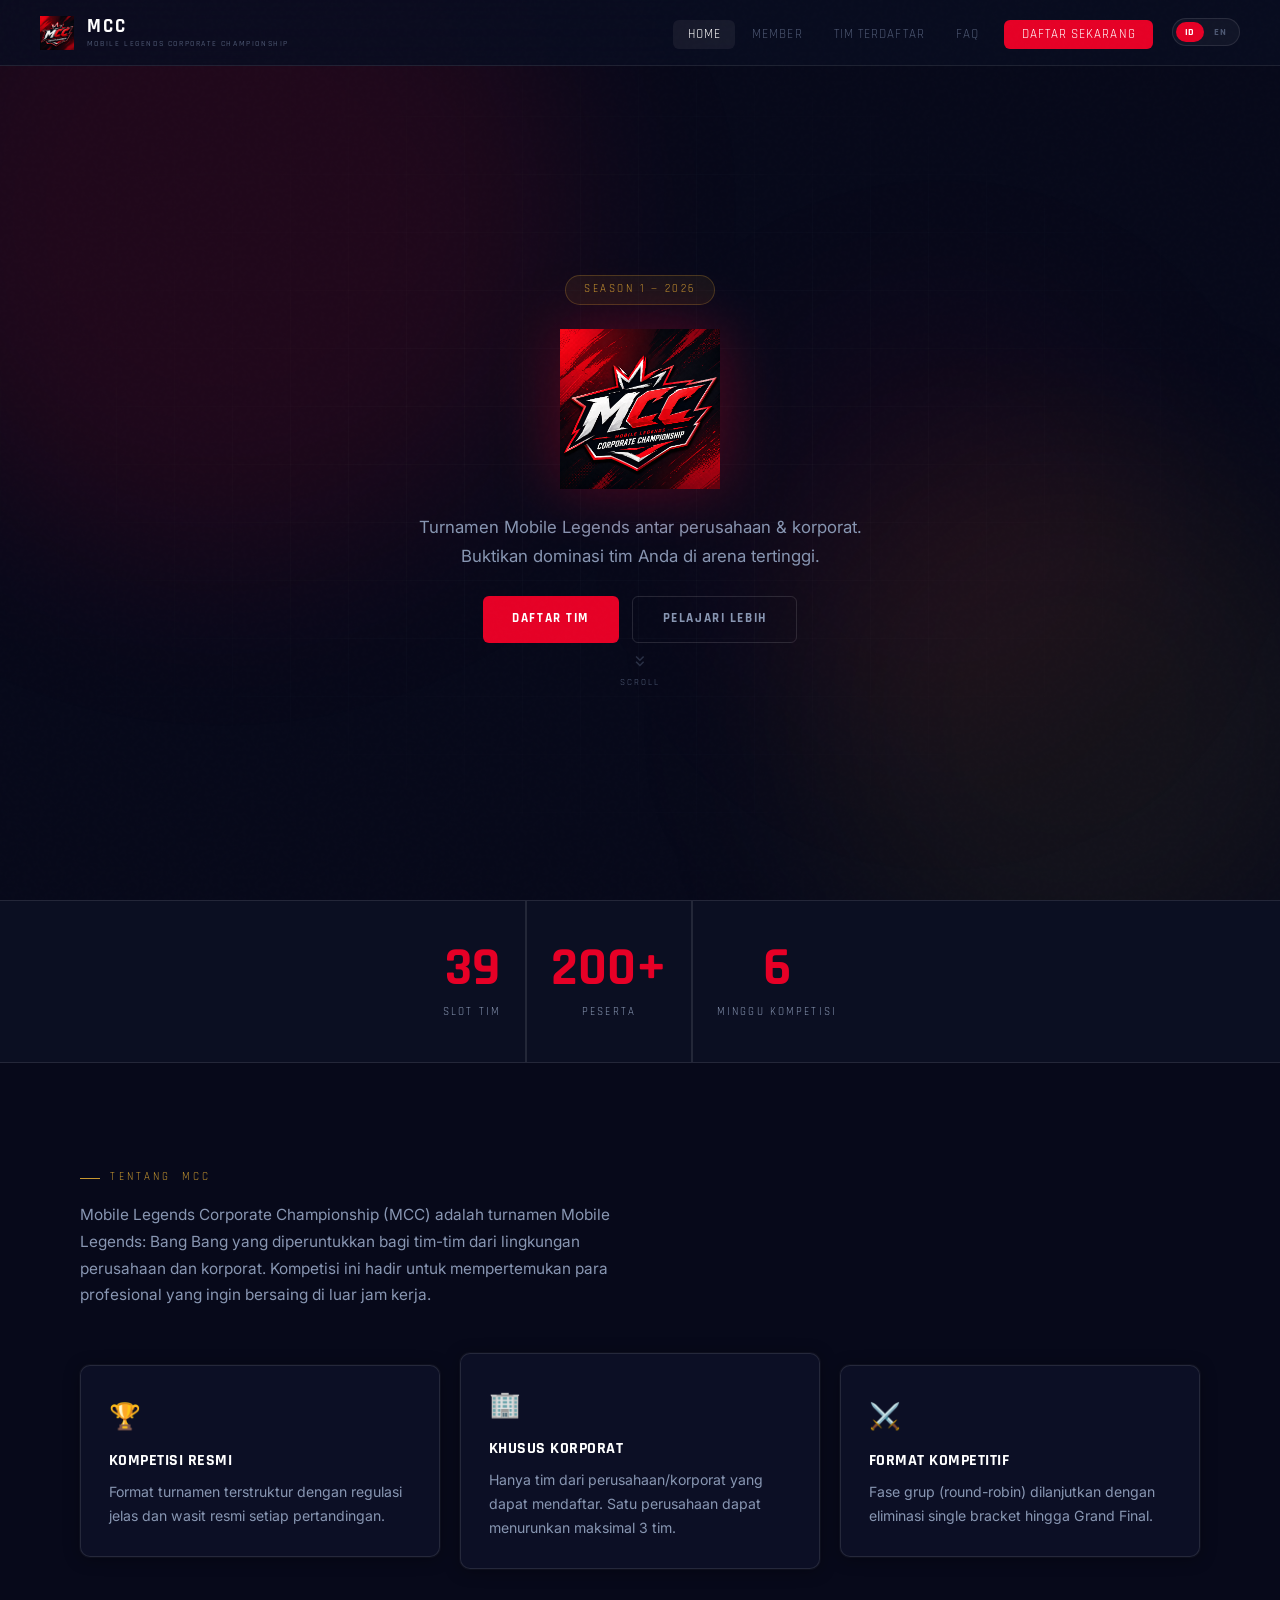
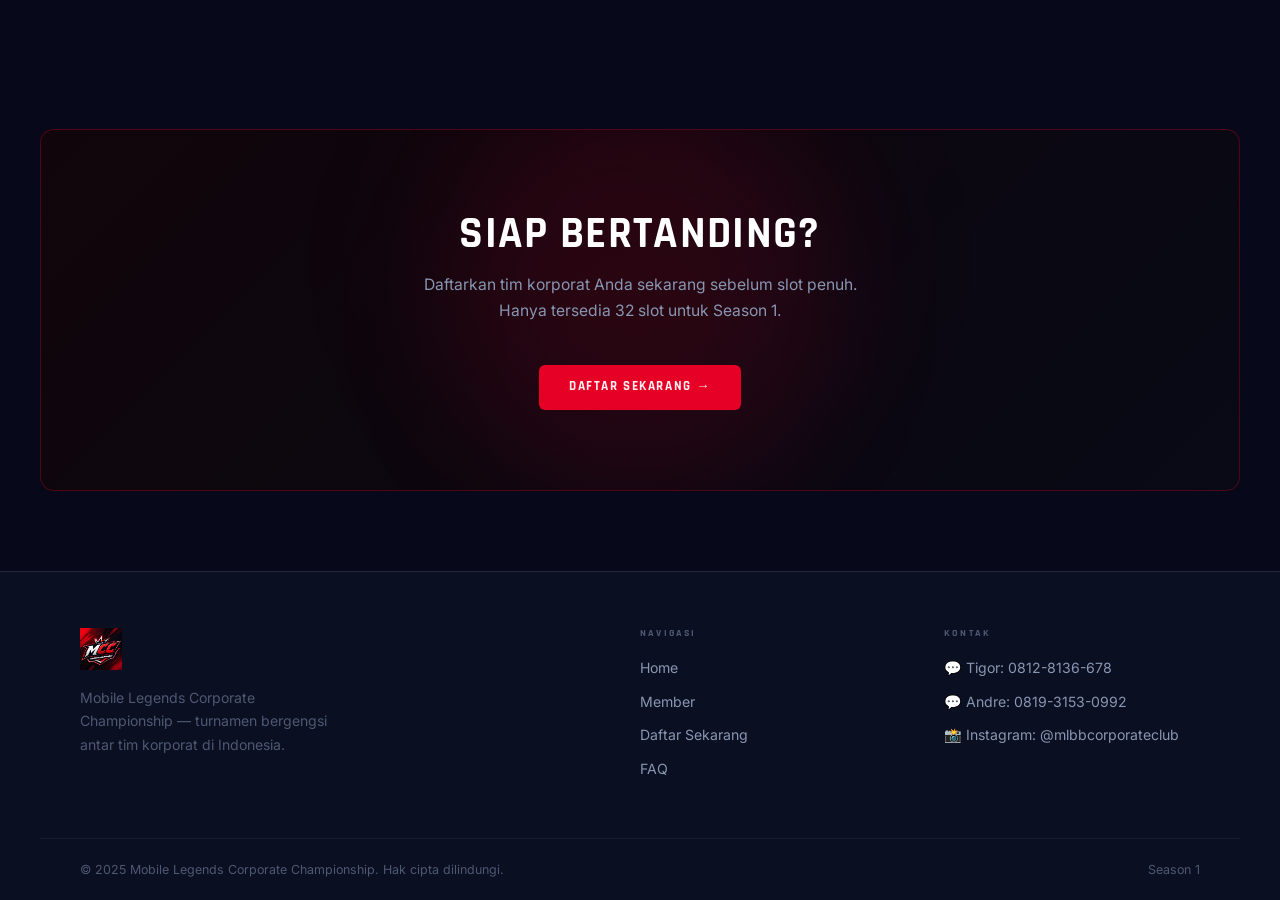
<file: index.html>
<!DOCTYPE html>
<html lang="id">
<head>
  <meta charset="UTF-8" />
  <meta name="viewport" content="width=device-width, initial-scale=1.0" />
  <title>MCC — Mobile Legends Corporate Championship</title>
  <link rel="icon" href="assets/images/mcc.png" />
  <script src="assets/js/head.js"></script>
  <script src="assets/js/i18n.js"></script>
</head>
<body>
  <div id="nav-root"></div>
  <main id="app-root" class="app-root"></main>
  <div id="footer-root"></div>
  <script src="assets/js/init.js"></script>
</body>
</html>
</file>
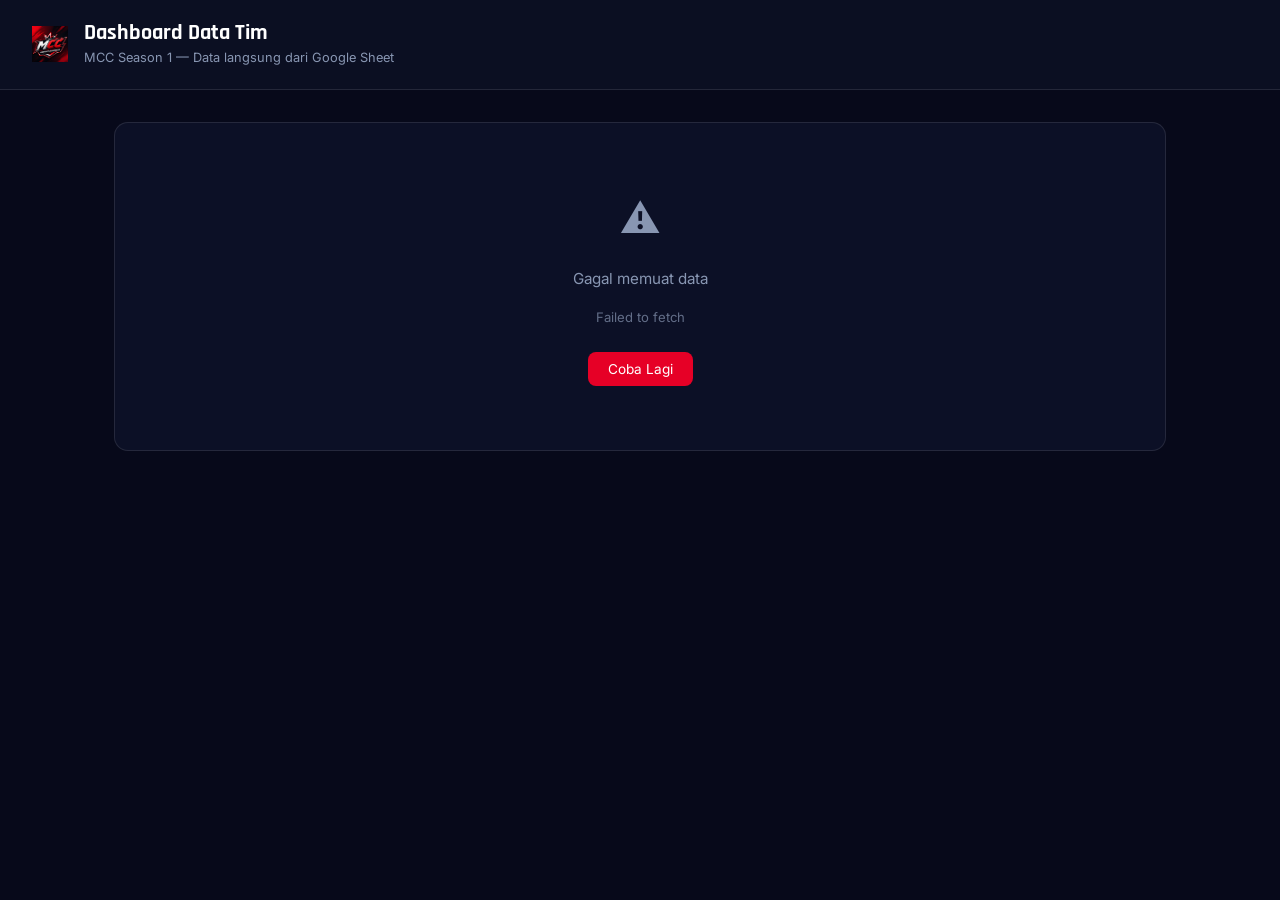
<file: dbd.html>
<!DOCTYPE html>
<html lang="id">
<head>
  <meta charset="UTF-8" />
  <meta name="viewport" content="width=device-width, initial-scale=1.0" />
  <title>DBD — Data Tim MCC Season 1</title>
  <link rel="icon" href="assets/images/mcc.png" />
  <link rel="preconnect" href="https://fonts.googleapis.com" />
  <link rel="preconnect" href="https://fonts.gstatic.com" crossorigin />
  <link href="https://fonts.googleapis.com/css2?family=Rajdhani:wght@500;600;700&family=Inter:wght@400;500;600&display=swap" rel="stylesheet" />
  <style>
    /* ── Base ─────────────────────────────────── */
    *, *::before, *::after { box-sizing: border-box; margin: 0; padding: 0; }

    :root {
      --red:        #e60026;
      --red-dark:   #b0001e;
      --bg:         #07091a;
      --bg-2:       #0b0f22;
      --bg-3:       #111528;
      --bg-card:    rgba(14,18,40,0.90);
      --border:     rgba(255,255,255,0.10);
      --text:       #dde1ee;
      --text-dim:   #8896b2;
      --white:      #ffffff;
      --font-head:  'Rajdhani', sans-serif;
      --font-body:  'Inter', sans-serif;
    }

    body {
      background: var(--bg);
      color: var(--text);
      font-family: var(--font-body);
      font-size: 15px;
      min-height: 100vh;
      line-height: 1.6;
    }

    /* ── Header ──────────────────────────────── */
    .dbd-header {
      background: var(--bg-2);
      border-bottom: 1px solid var(--border);
      padding: 1.25rem 2rem;
      display: flex;
      align-items: center;
      gap: 1rem;
    }
    .dbd-header img { height: 36px; width: auto; }
    .dbd-header-text h1 {
      font-family: var(--font-head);
      font-size: 1.4rem;
      font-weight: 700;
      color: var(--white);
      line-height: 1.2;
    }
    .dbd-header-text p {
      font-size: 0.8rem;
      color: var(--text-dim);
      margin-top: 0.1rem;
    }

    /* ── Main container ──────────────────────── */
    .dbd-wrap {
      max-width: 1100px;
      margin: 0 auto;
      padding: 2rem 1.5rem 4rem;
    }

    /* ── Stats row ───────────────────────────── */
    .stat-row {
      display: flex;
      gap: 1rem;
      margin-bottom: 2rem;
      flex-wrap: wrap;
    }
    .stat-card {
      flex: 1;
      min-width: 140px;
      background: var(--bg-card);
      border: 1px solid var(--border);
      border-radius: 12px;
      padding: 1.1rem 1.4rem;
    }
    .stat-card .stat-val {
      font-family: var(--font-head);
      font-size: 2.2rem;
      font-weight: 700;
      color: var(--red);
      line-height: 1;
    }
    .stat-card .stat-lbl {
      font-size: 0.78rem;
      color: var(--text-dim);
      margin-top: 0.3rem;
      text-transform: uppercase;
      letter-spacing: 0.05em;
    }

    /* ── Filter bar ──────────────────────────── */
    .dbd-filter {
      display: flex;
      gap: 0.75rem;
      align-items: center;
      margin-bottom: 1.25rem;
      flex-wrap: wrap;
    }
    .dbd-search {
      flex: 1;
      min-width: 200px;
      background: var(--bg-3);
      border: 1px solid var(--border);
      border-radius: 8px;
      padding: 0.55rem 1rem;
      color: var(--text);
      font-family: var(--font-body);
      font-size: 0.9rem;
      outline: none;
      transition: border-color 0.2s;
    }
    .dbd-search:focus { border-color: var(--red); }
    .dbd-search::placeholder { color: var(--text-dim); }

    .dbd-refresh {
      background: var(--bg-3);
      border: 1px solid var(--border);
      border-radius: 8px;
      padding: 0.55rem 1rem;
      color: var(--text-dim);
      font-size: 0.85rem;
      cursor: pointer;
      display: flex;
      align-items: center;
      gap: 0.4rem;
      transition: border-color 0.2s, color 0.2s;
    }
    .dbd-refresh:hover { border-color: var(--red); color: var(--text); }
    .dbd-refresh svg { width: 14px; height: 14px; }

    /* ── Table ───────────────────────────────── */
    .table-wrap {
      background: var(--bg-card);
      border: 1px solid var(--border);
      border-radius: 14px;
      overflow: hidden;
    }
    table { width: 100%; border-collapse: collapse; }
    thead { background: rgba(255,255,255,0.04); }
    th {
      padding: 0.85rem 1rem;
      text-align: left;
      font-family: var(--font-head);
      font-size: 0.78rem;
      font-weight: 600;
      text-transform: uppercase;
      letter-spacing: 0.07em;
      color: var(--text-dim);
      border-bottom: 1px solid var(--border);
      white-space: nowrap;
    }
    td {
      padding: 0.8rem 1rem;
      font-size: 0.9rem;
      border-bottom: 1px solid rgba(255,255,255,0.04);
      vertical-align: middle;
    }
    tbody tr:last-child td { border-bottom: none; }
    tbody tr:hover { background: rgba(255,255,255,0.03); }

    .td-num {
      color: var(--text-dim);
      font-size: 0.82rem;
      width: 3rem;
      text-align: center;
    }
    .td-team { font-weight: 600; color: var(--white); }
    .td-company { color: var(--text); }
    .td-captain { color: var(--text-dim); font-size: 0.85rem; }
    .td-wa { font-size: 0.82rem; }
    .td-wa a { color: #4ade80; text-decoration: none; }
    .td-wa a:hover { text-decoration: underline; }
    .td-players {
      text-align: center;
      font-size: 0.82rem;
      color: var(--text-dim);
    }
    .td-invoice {
      text-align: center;
      width: 3.5rem;
    }
    .btn-inv {
      background: none;
      border: 1px solid var(--border);
      border-radius: 6px;
      padding: 0.35rem 0.55rem;
      color: var(--text-dim);
      cursor: pointer;
      transition: border-color 0.2s, color 0.2s;
      display: inline-flex;
      align-items: center;
      justify-content: center;
    }
    .btn-inv:hover { border-color: var(--red); color: var(--red); }
    .btn-inv svg { width: 14px; height: 14px; }
    .badge-company {
      display: inline-block;
      background: rgba(230,0,38,0.12);
      border: 1px solid rgba(230,0,38,0.25);
      color: #ff6680;
      font-size: 0.75rem;
      border-radius: 6px;
      padding: 0.15rem 0.55rem;
      font-weight: 500;
    }

    /* ── States ──────────────────────────────── */
    .state-box {
      display: flex;
      flex-direction: column;
      align-items: center;
      justify-content: center;
      padding: 4rem 2rem;
      color: var(--text-dim);
      gap: 1rem;
      text-align: center;
    }
    .state-box .spinner {
      width: 36px; height: 36px;
      border: 3px solid rgba(255,255,255,0.1);
      border-top-color: var(--red);
      border-radius: 50%;
      animation: spin 0.8s linear infinite;
    }
    @keyframes spin { to { transform: rotate(360deg); } }
    .state-box .state-icon { font-size: 2.5rem; }
    .state-box .state-msg { font-size: 0.95rem; }
    .state-box .state-sub { font-size: 0.82rem; color: var(--text-dim); opacity: 0.7; }
    .retry-btn {
      margin-top: 0.5rem;
      background: var(--red);
      color: white;
      border: none;
      border-radius: 8px;
      padding: 0.55rem 1.25rem;
      font-size: 0.85rem;
      cursor: pointer;
      font-family: var(--font-body);
    }
    .retry-btn:hover { background: var(--red-dark); }

    /* ── Footer ──────────────────────────────── */
    .dbd-footer {
      margin-top: 1.5rem;
      font-size: 0.78rem;
      color: var(--text-dim);
      display: flex;
      justify-content: space-between;
      align-items: center;
      flex-wrap: wrap;
      gap: 0.5rem;
    }
    #lastUpdated { color: var(--text-dim); }

    /* ── Checklist perusahaan ────────────────── */
    .checklist-card {
      background: var(--bg-card);
      border: 1px solid var(--border);
      border-radius: 14px;
      padding: 1.25rem 1.5rem;
      margin-bottom: 1.5rem;
    }
    .checklist-title {
      font-family: var(--font-head);
      font-size: 0.75rem;
      font-weight: 600;
      text-transform: uppercase;
      letter-spacing: 0.1em;
      color: var(--text-dim);
      margin-bottom: 1rem;
      display: flex;
      align-items: center;
      justify-content: space-between;
      flex-wrap: wrap;
      gap: 0.4rem;
    }
    .checklist-progress { font-size: 0.72rem; color: var(--text-dim); }
    .checklist-progress strong { color: var(--white); }
    .checklist-grid {
      display: grid;
      grid-template-columns: repeat(auto-fill, minmax(200px, 1fr));
      gap: 0.55rem;
    }
    .cl-item {
      display: flex;
      align-items: center;
      gap: 0.6rem;
      padding: 0.55rem 0.75rem;
      border-radius: 8px;
      border: 1px solid var(--border);
      background: rgba(255,255,255,0.02);
    }
    .cl-item.registered {
      border-color: rgba(22,163,74,0.35);
      background: rgba(22,163,74,0.06);
    }
    .cl-icon {
      width: 20px; height: 20px;
      border-radius: 50%;
      display: flex; align-items: center; justify-content: center;
      font-size: 0.7rem;
      flex-shrink: 0;
    }
    .cl-item.registered .cl-icon { background: rgba(22,163,74,0.2); color: #4ade80; }
    .cl-item:not(.registered) .cl-icon { background: rgba(255,255,255,0.05); color: var(--text-dim); }
    .cl-name {
      font-size: 0.8rem;
      color: var(--text-dim);
      flex: 1;
      min-width: 0;
      overflow: hidden;
      text-overflow: ellipsis;
      white-space: nowrap;
    }
    .cl-item.registered .cl-name { color: var(--text); }
    .cl-badge {
      font-family: var(--font-head);
      font-size: 0.65rem;
      font-weight: 700;
      padding: 0.1rem 0.45rem;
      border-radius: 4px;
      background: rgba(22,163,74,0.2);
      color: #4ade80;
      white-space: nowrap;
      flex-shrink: 0;
    }

    /* ── Responsive ──────────────────────────── */
    @media (max-width: 640px) {
      .dbd-header { padding: 1rem; }
      .dbd-wrap { padding: 1.25rem 1rem 3rem; }
      .td-captain, .td-wa, .td-players { display: none; }
      .btn-inv-lbl { display: none; }
    }
  </style>
</head>
<body>

  <!-- Header -->
  <header class="dbd-header">
    <img src="assets/images/mcc.png" alt="MCC Logo" />
    <div class="dbd-header-text">
      <h1>Dashboard Data Tim</h1>
      <p>MCC Season 1 — Data langsung dari Google Sheet</p>
    </div>
  </header>

  <!-- Main -->
  <div class="dbd-wrap">

    <!-- Stats -->
    <div class="stat-row" id="statRow" style="display:none">
      <div class="stat-card">
        <div class="stat-val" id="statTeams">—</div>
        <div class="stat-lbl">Total Tim</div>
      </div>
      <div class="stat-card">
        <div class="stat-val" id="statCompanies">—</div>
        <div class="stat-lbl">Perusahaan</div>
      </div>
      <div class="stat-card">
        <div class="stat-val" id="statPlayers">—</div>
        <div class="stat-lbl">Total Pemain</div>
      </div>
    </div>

    <!-- Checklist perusahaan -->
    <div class="checklist-card" id="checklistCard" style="display:none">
      <div class="checklist-title">
        <span>Status Pendaftaran Perusahaan</span>
        <span class="checklist-progress" id="checklistProgress"></span>
      </div>
      <div class="checklist-grid" id="checklistGrid"></div>
    </div>

    <!-- Filter -->
    <div class="dbd-filter" id="filterBar" style="display:none">
      <input class="dbd-search" type="text" id="searchInput"
             placeholder="Cari nama tim atau perusahaan..." />
      <button class="dbd-refresh" onclick="loadData()">
        <svg viewBox="0 0 24 24" fill="none" stroke="currentColor" stroke-width="2">
          <polyline points="23 4 23 10 17 10"></polyline>
          <path d="M20.49 15a9 9 0 1 1-2.12-9.36L23 10"></path>
        </svg>
        Refresh
      </button>
      <button class="dbd-refresh" onclick="downloadContacts()" title="Download nomor kontak kapten semua tim">
        <svg viewBox="0 0 24 24" fill="none" stroke="currentColor" stroke-width="2">
          <path d="M21 15v4a2 2 0 0 1-2 2H5a2 2 0 0 1-2-2v-4"></path>
          <polyline points="7 10 12 15 17 10"></polyline>
          <line x1="12" y1="15" x2="12" y2="3"></line>
        </svg>
        Kontak
      </button>
    </div>

    <!-- Table container -->
    <div class="table-wrap" id="tableWrap">
      <div class="state-box" id="stateBox">
        <div class="spinner"></div>
        <span class="state-msg">Memuat data tim...</span>
      </div>
    </div>

    <!-- Footer info -->
    <div class="dbd-footer" id="dbdFooter" style="display:none">
      <span>Menampilkan <strong id="visibleCount">—</strong> tim</span>
      <span id="lastUpdated"></span>
    </div>

  </div>

  <!-- Invoice overlay -->
  <div id="invOverlay" style="display:none;position:fixed;top:0;right:0;bottom:0;left:0;width:100%;height:100%;z-index:9999;background:rgba(0,0,0,0.88);overflow:auto;-webkit-overflow-scrolling:touch;padding:1rem;box-sizing:border-box">
    <div style="max-width:880px;margin:0 auto;background:#fff;border-radius:10px;overflow:hidden;box-shadow:0 24px 60px rgba(0,0,0,0.6)">
      <div style="background:#1a1a2e;padding:0.75rem 1rem;display:-webkit-flex;display:flex;-webkit-justify-content:space-between;justify-content:space-between;-webkit-align-items:center;align-items:center;gap:0.5rem">
        <span style="color:#fff;font-family:'Rajdhani',sans-serif;font-weight:700;font-size:1rem;letter-spacing:0.05em">INVOICE</span>
        <div style="display:-webkit-flex;display:flex;gap:0.5rem">
          <button id="invPrintBtn" onclick="downloadPdf()" style="background:#e60026;color:#fff;border:none;border-radius:6px;padding:0.45rem 1.1rem;cursor:pointer;font-size:0.85rem;font-weight:600;font-family:inherit">Download PDF</button>
          <button onclick="closeInvoice()" style="background:rgba(255,255,255,0.12);color:#fff;border:none;border-radius:6px;padding:0.45rem 0.9rem;cursor:pointer;font-size:0.85rem;font-family:inherit">Tutup</button>
        </div>
      </div>
      <iframe id="invFrame" style="width:100%;min-height:600px;height:75vh;border:none;display:block"></iframe>
    </div>
  </div>

  <script>
    const SCRIPT_URL = 'https://script.google.com/macros/s/AKfycbwUJr2hGrd4cNWUR29LwiiODoB5so0KHI2qJCZDDeyKznt5dDEX87O9kPX6HLEFDY0f/exec';
    const TEAM_FEE  = 500000;

    let _allTeams   = [];
    let _allMembers = [];

    /* ── Invoice modal ──────────────────────── */
    let _invoiceHtml = '';

    function showInvoice(html) {
      _invoiceHtml = html;
      const overlay = document.getElementById('invOverlay');
      const frame   = document.getElementById('invFrame');
      overlay.style.display = 'block';
      try {
        const doc = frame.contentDocument || frame.contentWindow.document;
        doc.open(); doc.write(html); doc.close();
      } catch (e) {
        frame.srcdoc = html;
      }
    }

    function closeInvoice() {
      _invoiceHtml = '';
      document.getElementById('invOverlay').style.display = 'none';
      try {
        const frame = document.getElementById('invFrame');
        const doc   = frame.contentDocument || frame.contentWindow.document;
        doc.open(); doc.write(''); doc.close();
      } catch (e) {}
    }

    function downloadPdf() {
      if (!_invoiceHtml) return;
      const btn = document.getElementById('invPrintBtn');
      if (btn) { btn.textContent = 'Membuat PDF...'; btn.disabled = true; }

      function doPdf() {
        /* Parse the full invoice HTML document so <head> styles are preserved */
        const parsed  = new DOMParser().parseFromString(_invoiceHtml, 'text/html');

        /* Remove no-print elements (e.g. print button inside invoice) */
        parsed.querySelectorAll('.no-print').forEach(el => el.remove());

        /* Build render container — position:fixed in viewport so html2canvas
           can see it, but behind everything (z-index negative) */
        const wrap = document.createElement('div');
        wrap.style.cssText = 'position:fixed;top:0;left:0;width:794px;z-index:-9998;pointer-events:none;background:#fff';

        /* Copy <style> tags from invoice <head> so CSS is applied */
        parsed.querySelectorAll('style').forEach(s => {
          wrap.appendChild(s.cloneNode(true));
        });

        /* Content div for html2pdf to target */
        const content = document.createElement('div');
        content.style.cssText = 'padding:32px;font-family:"Segoe UI",Arial,sans-serif;color:#1a1a2e;background:#fff';
        content.innerHTML = parsed.body.innerHTML;
        wrap.appendChild(content);
        document.body.appendChild(wrap);

        /* Give browser one tick to apply styles before rendering */
        setTimeout(() => {
          html2pdf().set({
            margin: 10,
            filename: 'invoice-mcc.pdf',
            image: { type: 'jpeg', quality: 0.98 },
            html2canvas: { scale: 2, useCORS: true, scrollX: 0, scrollY: 0 },
            jsPDF: { unit: 'mm', format: 'a4', orientation: 'portrait' }
          }).from(content).save().finally(() => {
            document.body.removeChild(wrap);
            if (btn) { btn.textContent = 'Download PDF'; btn.disabled = false; }
          });
        }, 150);
      }

      if (window.html2pdf) {
        doPdf();
      } else {
        const s    = document.createElement('script');
        s.src      = 'https://cdnjs.cloudflare.com/ajax/libs/html2pdf.js/0.10.1/html2pdf.bundle.min.js';
        s.onload   = doPdf;
        s.onerror  = () => {
          if (btn) { btn.textContent = 'Download PDF'; btn.disabled = false; }
          alert('Gagal memuat library PDF. Periksa koneksi internet.');
        };
        document.head.appendChild(s);
      }
    }

    /* ── Phone normalizer ───────────────────── */
    function normalizePhone(raw) {
      if (!raw) return null;
      const digits = String(raw).replace(/\D/g, '');
      if (digits.length < 5) return null;
      if (digits.startsWith('62')) return '0' + digits.slice(2);
      if (digits.startsWith('0'))  return digits;
      return '0' + digits; // starts with 8 or other
    }

    function formatPhoneDisplay(raw) {
      const local = normalizePhone(raw);
      if (!local) return '—';
      return '+62' + local.slice(1);
    }

    /* ── Download kontak kapten ─────────────── */
    function downloadContacts() {
      if (!_allTeams.length) return;
      const lines = _allTeams.map(tm => {
        const name    = tm.name || tm.team_name || tm.nama_tim || '—';
        const captain = tm.captain || tm.captain_name || tm.kapten || '—';
        const phone   = normalizePhone(tm.captain_wa || tm.captain_phone || '') || '-';
        return `${name} : ${phone} (${captain})`;
      }).join('\n');

      const blob = new Blob([lines], { type: 'text/plain;charset=utf-8' });
      const url  = URL.createObjectURL(blob);
      const a    = document.createElement('a');
      a.href     = url;
      a.download = 'kontak-kapten-mcc.txt';
      a.click();
      setTimeout(() => URL.revokeObjectURL(url), 5000);
    }

    /* ── Rupiah formatter ───────────────────── */
    function formatRupiah(n) {
      return 'Rp ' + Number(n).toLocaleString('id-ID');
    }

    /* ── Invoice number formatter ───────────── */
    function formatInvNo(date, rowNum) {
      const d  = date || new Date();
      const y  = d.getFullYear();
      const m  = String(d.getMonth() + 1).padStart(2, '0');
      const dd = String(d.getDate()).padStart(2, '0');
      const n  = String(rowNum || 1).padStart(5, '0');
      return `MCC-${y}${m}${dd}${n}`;
    }

    /* ── Generate invoice HTML (per registrasi / per perusahaan) ── */
    function generateInvoiceHtml(teams) {
      const first   = teams[0];
      const company = first.company || first.perusahaan || first.company_name || '—';
      const picName = first.pic_name || first.pic || '—';
      const picWa   = first.pic_wa   || '—';
      const total   = teams.length * TEAM_FEE;

      const now     = new Date();
      const rowNum  = first.row_number || first.row || (_allTeams.indexOf(first) + 2);
      const invNo   = formatInvNo(now, rowNum);
      const invDate = now.toLocaleString('id-ID', { dateStyle: 'long', timeStyle: 'short' });

      /* Baris tabel rincian pembayaran */
      const teamRows = teams.map((tm, i) => {
        const tName   = tm.name || tm.team_name || tm.nama_tim || '—';
        const captain = tm.captain || tm.captain_name || tm.kapten || '—';
        const pCount  = (Array.isArray(tm.players) ? tm.players.length : 0)
                        || tm.total_players || tm.jumlah_pemain || '—';
        return `
        <tr>
          <td style="padding:8px 12px;border:1px solid #ddd">${i + 1}</td>
          <td style="padding:8px 12px;border:1px solid #ddd">${tName}</td>
          <td style="padding:8px 12px;border:1px solid #ddd">${captain}</td>
          <td style="padding:8px 12px;border:1px solid #ddd">${pCount} pemain</td>
          <td style="padding:8px 12px;border:1px solid #ddd;text-align:right">${formatRupiah(TEAM_FEE)}</td>
        </tr>`;
      }).join('');

      /* Seksi roster per tim */
      const rosterSections = teams.map((tm, i) => {
        const tName   = tm.name || tm.team_name || tm.nama_tim || '—';
        const players = Array.isArray(tm.players) ? tm.players : [];
        const playerRows = players.length
          ? players.map((p, j) => `
            <tr>
              <td style="padding:5px 10px;border:1px solid #ddd">${j + 1}</td>
              <td style="padding:5px 10px;border:1px solid #ddd">${p.name || '—'}</td>
              <td style="padding:5px 10px;border:1px solid #ddd">${p.game_id || '—'}</td>
              <td style="padding:5px 10px;border:1px solid #ddd">${p.game_nick || '—'}</td>
            </tr>`).join('')
          : `<tr><td colspan="4" style="padding:10px;border:1px solid #ddd;color:#999;text-align:center">Data roster tidak tersedia</td></tr>`;

        return `
        <div style="margin-bottom:24px">
          <p style="font-weight:700;font-size:14px;margin:0 0 8px 0;color:#1a1a2e">
            Tim ${i + 1}: ${tName}
          </p>
          <table>
            <thead>
              <tr>
                <th style="width:36px">#</th>
                <th>Nama Pemain</th>
                <th>Game ID</th>
                <th>Nickname</th>
              </tr>
            </thead>
            <tbody>${playerRows}</tbody>
          </table>
        </div>`;
      }).join('');

      const picSection = (picName !== '—' || picWa !== '—') ? `
        <div class="info-row"><span class="info-lbl">PIC / Manager</span><span class="info-val">${picName}</span></div>
        <div class="info-row"><span class="info-lbl">WhatsApp PIC</span><span class="info-val">${picWa}</span></div>` : '';

      return `<!DOCTYPE html>
<html lang="id">
<head>
  <meta charset="UTF-8" />
  <title>Invoice — ${company} — MCC Season 1</title>
  <style>
    body { font-family: 'Segoe UI', Arial, sans-serif; color: #1a1a2e; margin: 0; padding: 32px; background: #fff; }
    @media print {
      body { padding: 0; }
      .no-print { display: none !important; }
      @page { margin: 20mm; }
    }
    .inv-header { display: flex; justify-content: space-between; align-items: flex-start; margin-bottom: 32px; border-bottom: 3px solid #e60026; padding-bottom: 20px; }
    .inv-logo { display: flex; align-items: center; gap: 12px; }
    .inv-logo img { height: 48px; }
    .inv-logo-text h1 { margin: 0; font-size: 20px; color: #e60026; letter-spacing: 1px; }
    .inv-logo-text p { margin: 2px 0 0; font-size: 11px; color: #666; }
    .inv-meta { text-align: right; }
    .inv-meta .inv-title { font-size: 24px; font-weight: 700; color: #1a1a2e; margin-bottom: 6px; }
    .inv-meta p { margin: 2px 0; font-size: 13px; color: #555; }
    .inv-meta span { font-weight: 600; color: #1a1a2e; }
    .section-title { font-size: 13px; font-weight: 700; text-transform: uppercase; letter-spacing: 0.06em; color: #e60026; margin: 24px 0 8px; }
    .info-grid { display: grid; grid-template-columns: 1fr 1fr; gap: 4px 24px; font-size: 13px; }
    .info-row { display: flex; gap: 8px; padding: 4px 0; }
    .info-lbl { color: #666; min-width: 140px; }
    .info-val { font-weight: 600; }
    table { width: 100%; border-collapse: collapse; font-size: 13px; }
    thead tr { background: #e60026; color: #fff; }
    th { padding: 10px 12px; text-align: left; font-weight: 600; border: 1px solid #c00; }
    .total-row { background: #fef2f4; }
    .total-row td { font-weight: 700; font-size: 15px; }
    .footer-note { margin-top: 32px; padding: 16px; background: #f9f9f9; border-left: 4px solid #e60026; font-size: 12px; color: #555; border-radius: 4px; }
    .print-btn { margin: 24px auto 0; display: block; padding: 12px 32px; background: #e60026; color: #fff; border: none; border-radius: 8px; font-size: 15px; cursor: pointer; font-weight: 600; }
    .print-btn:hover { background: #b0001e; }
  </style>
</head>
<body>

  <div class="inv-header">
    <div class="inv-logo">
      <img src="https://tigorworks.github.io/mcc/assets/images/mcc.png" alt="MCC Logo" />
      <div class="inv-logo-text">
        <h1>MCC</h1>
        <p>Mobile Legends Corporate Championship</p>
      </div>
    </div>
    <div class="inv-meta">
      <div class="inv-title">INVOICE</div>
      <p>No. Invoice: <span>${invNo}</span></p>
      <p>Tanggal: <span>${invDate}</span></p>
      <p>Status: <span style="color:#16a34a">✓ Terdaftar</span></p>
    </div>
  </div>

  <div class="section-title">Data Pendaftar</div>
  <div class="info-grid">
    <div class="info-row"><span class="info-lbl">Perusahaan</span><span class="info-val">${company}</span></div>
    <div class="info-row"><span class="info-lbl">Jumlah Tim</span><span class="info-val">${teams.length} tim</span></div>
    ${picSection}
  </div>

  <div class="section-title">Rincian Pembayaran</div>
  <table>
    <thead>
      <tr>
        <th style="width:40px">#</th>
        <th>Nama Tim</th>
        <th>Kapten</th>
        <th>Jumlah Pemain</th>
        <th style="text-align:right">Biaya</th>
      </tr>
    </thead>
    <tbody>
      ${teamRows}
      <tr class="total-row">
        <td colspan="4" style="padding:10px 12px;border:1px solid #ddd;text-align:right">
          Total Pembayaran (${teams.length} tim × ${formatRupiah(TEAM_FEE)})
        </td>
        <td style="padding:10px 12px;border:1px solid #ddd;text-align:right;color:#e60026">${formatRupiah(total)}</td>
      </tr>
    </tbody>
  </table>

  <div class="section-title">Roster Pemain</div>
  ${rosterSections}

  <div class="footer-note">
    <strong>Catatan:</strong> Invoice ini merupakan bukti pendaftaran tim MCC Season 1.
    Panitia akan menghubungi Anda melalui WhatsApp untuk konfirmasi dan verifikasi data.
    Harap simpan dokumen ini sebagai referensi.
  </div>

  <button class="print-btn no-print" onclick="window.print()">🖨️ Cetak / Simpan PDF</button>
</body>
</html>`;
    }

    /* ── Download invoice (per registrasi = company + pic_wa) ──── */
    function downloadInvoice(idx) {
      const tm = _allTeams[idx];
      if (!tm) return;

      const company = String(tm.company || tm.perusahaan || tm.company_name || '').trim();
      const picWa   = String(tm.pic_wa || '').trim();
      let teams;
      try {
        const sameGroup = _allTeams.filter(t => {
          if (!t || typeof t !== 'object') return false;
          const co = String(t.company || t.perusahaan || t.company_name || '').trim();
          const wa = String(t.pic_wa || '').trim();
          return co === company && (picWa ? wa === picWa : true);
        });
        teams = sameGroup.length ? sameGroup : [tm];
      } catch (e) {
        teams = [tm];
      }

      try {
        showInvoice(generateInvoiceHtml(teams));
      } catch (e) {}
    }

    /* ── Render checklist perusahaan ───────────── */
    function renderChecklist(members, teams) {
      if (!members.length) return;

      /* Hitung jumlah tim per perusahaan dari data sheet */
      const teamCount = {};
      teams.forEach(tm => {
        const co = (tm.company || tm.perusahaan || tm.company_name || '').trim();
        if (co) teamCount[co] = (teamCount[co] || 0) + 1;
      });

      const registered = Object.keys(teamCount).length;
      const total      = members.length;

      document.getElementById('checklistProgress').innerHTML =
        `<strong>${registered}</strong> / ${total} perusahaan terdaftar`;

      /* Urutkan: yang sudah daftar duluan, lalu yang belum */
      const sorted = [...members].sort((a, b) => {
        const aReg = (teamCount[a.name] || 0) > 0;
        const bReg = (teamCount[b.name] || 0) > 0;
        if (aReg === bReg) return 0;
        return aReg ? -1 : 1;
      });

      const items = sorted.map(m => {
        const count = teamCount[m.name] || 0;
        const isReg = count > 0;
        return `
        <div class="cl-item ${isReg ? 'registered' : ''}">
          <div class="cl-icon">${isReg ? '✓' : '–'}</div>
          <span class="cl-name" title="${esc(m.name)}">${esc(m.name)}</span>
          ${isReg ? `<span class="cl-badge">${count} tim</span>` : ''}
        </div>`;
      }).join('');

      document.getElementById('checklistGrid').innerHTML = items;
      document.getElementById('checklistCard').style.display = '';
    }

    /* ── Load members.json ──────────────────── */
    async function loadMembers() {
      if (_allMembers.length) return _allMembers;
      try {
        const resp = await fetch('configuration/members.json', { cache: 'no-store' });
        _allMembers = (await resp.json()).filter(m => m.visible !== false);
      } catch (e) {
        console.warn('[dbd] members.json load failed', e);
        _allMembers = [];
      }
      return _allMembers;
    }

    /* ── Fetch data dari GAS sheet ──────────── */
    async function loadData() {
      showLoading();
      try {
        const [gasResp, members] = await Promise.all([
          fetch(SCRIPT_URL + '?action=getTeams&t=' + Date.now(), { redirect: 'follow' }),
          loadMembers()
        ]);

        if (!gasResp.ok) throw new Error('HTTP ' + gasResp.status);
        const json = await gasResp.json();
        if (!json.ok) throw new Error(json.error || 'Gagal memuat data.');
        if (!Array.isArray(json.teams)) throw new Error('Format data tidak dikenali.');

        _allTeams = json.teams;
        renderChecklist(members, _allTeams);
        renderTable(_allTeams);
        updateStats(_allTeams);
        document.getElementById('statRow').style.display   = '';
        document.getElementById('filterBar').style.display = '';
        document.getElementById('dbdFooter').style.display = '';
        document.getElementById('lastUpdated').textContent =
          'Diperbarui: ' + new Date().toLocaleString('id-ID');

      } catch (err) {
        console.error('[dbd] fetch error', err);
        showError(err.message);
      }
    }

    /* ── Render table ───────────────────────── */
    function renderTable(teams) {
      const wrap = document.getElementById('tableWrap');
      if (!teams.length) {
        wrap.innerHTML = `<div class="state-box">
          <span class="state-icon">📭</span>
          <span class="state-msg">Tidak ada tim ditemukan</span>
        </div>`;
        document.getElementById('visibleCount').textContent = 0;
        return;
      }

      const rows = teams.map((tm, i) => {
        const allIdx = _allTeams.indexOf(tm);
        return `
        <tr>
          <td class="td-num">${i + 1}</td>
          <td class="td-team">${esc(tm.name || tm.team_name || tm.nama_tim || '—')}</td>
          <td class="td-company">
            <span class="badge-company">${esc(tm.company || tm.perusahaan || tm.company_name || '—')}</span>
          </td>
          <td class="td-captain">${esc(tm.captain || tm.captain_name || tm.kapten || '—')}</td>
          <td class="td-wa">${(() => {
            const p = formatPhoneDisplay(tm.captain_wa || tm.captain_phone || '');
            if (p === '—') return '—';
            const local = normalizePhone(tm.captain_wa || tm.captain_phone || '');
            return `<a href="tel:${local}">${p}</a>`;
          })()}</td>
          <td class="td-players">${tm.players?.length ?? tm.total_players ?? tm.jumlah_pemain ?? '—'}</td>
          <td class="td-invoice">
            <button class="btn-inv" title="Download Invoice" onclick="downloadInvoice(${allIdx})">
              <svg viewBox="0 0 24 24" fill="none" stroke="currentColor" stroke-width="2" stroke-linecap="round" stroke-linejoin="round">
                <path d="M21 15v4a2 2 0 0 1-2 2H5a2 2 0 0 1-2-2v-4"></path>
                <polyline points="7 10 12 15 17 10"></polyline>
                <line x1="12" y1="15" x2="12" y2="3"></line>
              </svg>
            </button>
          </td>
        </tr>`;
      }).join('');

      wrap.innerHTML = `
        <table>
          <thead>
            <tr>
              <th class="td-num">#</th>
              <th>Nama Tim</th>
              <th>Perusahaan</th>
              <th class="td-captain">Kapten</th>
              <th class="td-wa">WA Kapten</th>
              <th class="td-players">Pemain</th>
              <th class="td-invoice">Invoice</th>
            </tr>
          </thead>
          <tbody>${rows}</tbody>
        </table>`;

      document.getElementById('visibleCount').textContent = teams.length;
    }

    /* ── Stats ──────────────────────────────── */
    function updateStats(teams) {
      document.getElementById('statTeams').textContent = teams.length;
      const companies = new Set(teams.map(t => t.company || t.perusahaan || t.company_name)).size;
      document.getElementById('statCompanies').textContent = companies;
      const players = teams.reduce((sum, t) =>
        sum + (t.players?.length ?? t.total_players ?? t.jumlah_pemain ?? 0), 0);
      document.getElementById('statPlayers').textContent = players || '—';
    }

    /* ── Search filter ──────────────────────── */
    document.getElementById('searchInput')?.addEventListener('input', function () {
      const q = this.value.toLowerCase().trim();
      const filtered = !q ? _allTeams : _allTeams.filter(tm =>
        (tm.name || tm.team_name || tm.nama_tim || '').toLowerCase().includes(q) ||
        (tm.company || tm.perusahaan || tm.company_name || '').toLowerCase().includes(q) ||
        (tm.captain || tm.captain_name || tm.kapten || '').toLowerCase().includes(q)
      );
      renderTable(filtered);
    });

    /* ── State helpers ──────────────────────── */
    function showLoading() {
      document.getElementById('tableWrap').innerHTML = `
        <div class="state-box">
          <div class="spinner"></div>
          <span class="state-msg">Memuat data tim...</span>
        </div>`;
      /* Reset stats & checklist progress agar user tahu sedang refresh */
      ['statTeams','statCompanies','statPlayers'].forEach(id => {
        const el = document.getElementById(id);
        if (el) el.textContent = '…';
      });
      const prog = document.getElementById('checklistProgress');
      if (prog) prog.textContent = 'Memuat…';
    }

    function showError(msg) {
      document.getElementById('tableWrap').innerHTML = `
        <div class="state-box">
          <span class="state-icon">⚠️</span>
          <span class="state-msg">Gagal memuat data</span>
          <span class="state-sub">${esc(msg)}</span>
          <button class="retry-btn" onclick="loadData()">Coba Lagi</button>
        </div>`;
    }

    function esc(str) {
      return String(str).replace(/&/g,'&amp;').replace(/</g,'&lt;').replace(/>/g,'&gt;');
    }

    /* ── Init ───────────────────────────────── */
    loadData();
  </script>
</body>
</html>
</file>
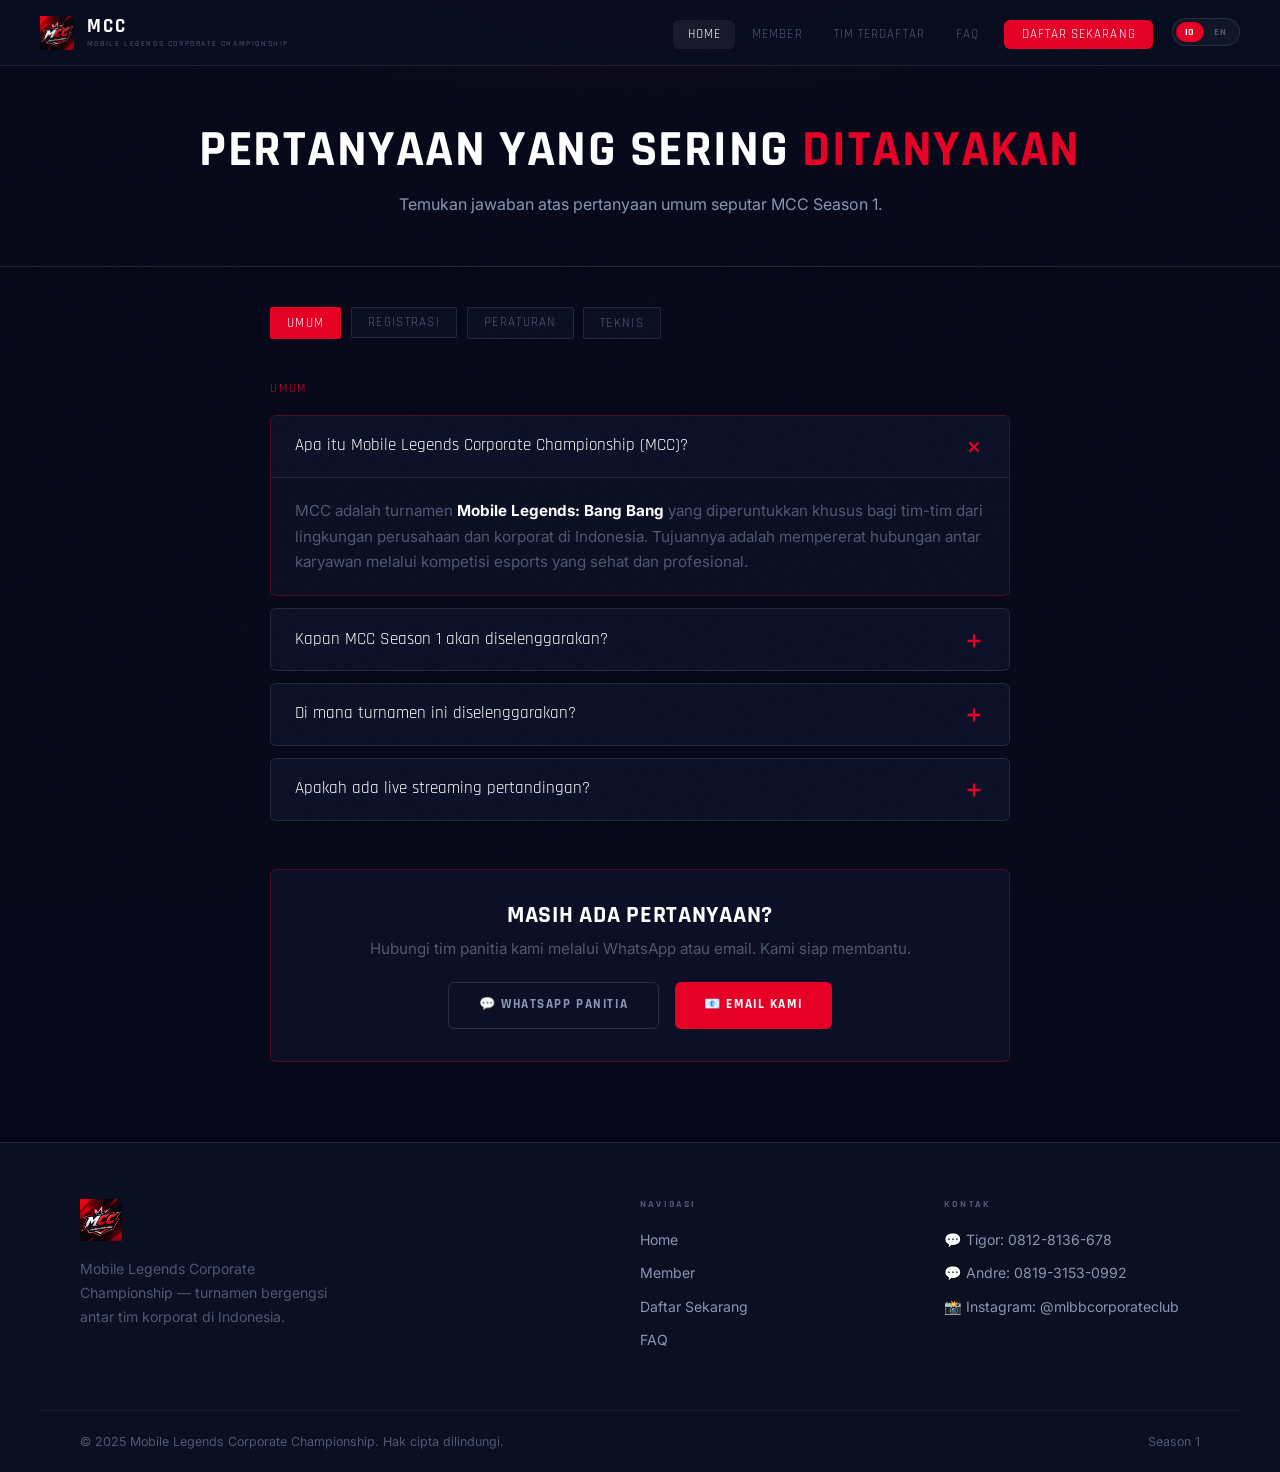
<file: faq.html>
<!DOCTYPE html>
<html lang="id">
<head>
  <meta charset="UTF-8" />
  <meta name="viewport" content="width=device-width, initial-scale=1.0" />
  <title>FAQ — MCC</title>
  <link rel="icon" href="assets/images/mcc.png" />
  <script src="assets/js/head.js"></script>
  <script src="assets/js/i18n.js"></script>
  <style>
    .faq-wrap { padding: 0 2.5rem 5rem; max-width: 820px; margin: 0 auto; padding-top: 2.5rem; }

    /* ===== CATEGORY TABS ===== */
    .faq-tabs {
      display: flex;
      gap: 0.6rem;
      flex-wrap: wrap;
      margin-bottom: 2.5rem;
    }

    .faq-tab {
      font-family: var(--font-head);
      font-size: 0.82rem;
      letter-spacing: 0.1em;
      text-transform: uppercase;
      padding: 0.4rem 1rem;
      border-radius: 2px;
      border: 1px solid var(--border);
      color: var(--text-muted);
      cursor: pointer;
      background: var(--bg-2);
      transition: var(--transition);
    }

    .faq-tab:hover { border-color: var(--border-red); color: var(--white); }
    .faq-tab.active { background: var(--red); border-color: var(--red); color: var(--white); }

    /* ===== ACCORDION ===== */
    .faq-group { display: none; }
    .faq-group.active { display: block; }

    .faq-group-label {
      font-family: var(--font-head);
      font-size: 0.75rem;
      letter-spacing: 0.15em;
      text-transform: uppercase;
      color: var(--red);
      margin-bottom: 1rem;
      margin-top: 0.25rem;
    }

    .accordion {
      border: 1px solid var(--border);
      border-radius: var(--radius);
      overflow: hidden;
      margin-bottom: 0.75rem;
      transition: border-color var(--transition);
    }

    .accordion.open { border-color: var(--border-red); }

    .accordion-header {
      display: flex;
      align-items: flex-start;
      justify-content: space-between;
      gap: 1rem;
      padding: 1.15rem 1.5rem;
      cursor: pointer;
      background: var(--bg-card);
      transition: background var(--transition);
      user-select: none;
    }

    .accordion-header:hover { background: rgba(255,255,255,0.02); }

    .accordion-q {
      font-family: var(--font-head);
      font-size: 1.05rem;
      color: var(--white);
      line-height: 1.4;
      flex: 1;
    }

    .accordion-icon {
      width: 22px; height: 22px;
      flex-shrink: 0;
      color: var(--red);
      transition: transform var(--transition);
      margin-top: 2px;
    }

    .accordion.open .accordion-icon { transform: rotate(45deg); }

    .accordion-body {
      max-height: 0;
      overflow: hidden;
      transition: max-height 0.35s ease, padding 0.25s ease;
      background: var(--bg-2);
    }

    .accordion.open .accordion-body { max-height: 600px; }

    .accordion-body-inner {
      padding: 1.25rem 1.5rem;
      color: var(--text-muted);
      font-size: 0.95rem;
      line-height: 1.7;
      border-top: 1px solid var(--border);
    }

    .accordion-body-inner strong { color: var(--white); }
    .accordion-body-inner a { color: var(--red); }

    .accordion-body-inner ul {
      margin: 0.75rem 0 0.25rem 1.25rem;
      list-style: disc;
      display: flex;
      flex-direction: column;
      gap: 0.3rem;
    }

    /* ===== CONTACT BOX ===== */
    .contact-box {
      background: var(--bg-card);
      border: 1px solid var(--border-red);
      border-radius: var(--radius);
      padding: 2rem;
      text-align: center;
      margin-top: 3rem;
    }

    .contact-box h3 { font-size: 1.5rem; color: var(--white); margin-bottom: 0.5rem; }
    .contact-box p  { color: var(--text-muted); font-size: 0.95rem; margin-bottom: 1.25rem; }

    .contact-links { display: flex; gap: 1rem; justify-content: center; flex-wrap: wrap; }

    @media (max-width: 600px) { .faq-wrap { padding: 0 1.25rem 4rem; padding-top: 2rem; } }
  </style>
</head>
<body>

<!-- NAVBAR -->
<div id="nav-root"></div>

<!-- PAGE HERO -->
<div class="page-hero">
  <h1 data-i18n-html="faq.hero.title">Pertanyaan yang Sering <span>Ditanyakan</span></h1>
  <p data-i18n="faq.hero.subtitle">Temukan jawaban atas pertanyaan umum seputar MCC Season 1.</p>
</div>

<div class="faq-wrap">

  <!-- Category Tabs (populated from JSON) -->
  <div class="faq-tabs" id="faqTabs" data-aos="fade-up"></div>

  <!-- FAQ Groups (populated from JSON) -->
  <div id="faqContent"></div>

  <!-- CONTACT BOX -->
  <div class="contact-box" data-aos="fade-up">
    <h3 data-i18n="faq.contact.title">Masih ada pertanyaan?</h3>
    <p data-i18n="faq.contact.desc">Hubungi tim panitia kami melalui WhatsApp atau email. Kami siap membantu.</p>
    <div class="contact-links">
      <a href="https://wa.me/6208128136678" target="_blank" rel="noopener" class="btn btn-outline" data-i18n="faq.contact.btn_wa">💬 WhatsApp Panitia</a>
      <a href="mailto:mcc@tournament.id" class="btn btn-primary" data-i18n="faq.contact.btn_email">📧 Email Kami</a>
    </div>
  </div>

</div>

<!-- FOOTER -->
<div id="footer-root"></div>
<script src="assets/js/init.js"></script>
<script>
const PLUS_ICON = `<svg class="accordion-icon" viewBox="0 0 24 24" fill="none" stroke="currentColor" stroke-width="2.5"><line x1="12" y1="5" x2="12" y2="19"/><line x1="5" y1="12" x2="19" y2="12"/></svg>`;

let _faqData = null;
let _activeGroup = null;

function renderFaq(data) {
  const lang      = window.MCC?.i18n?.getLang?.() || 'id';
  const tabsEl    = document.getElementById('faqTabs');
  const contentEl = document.getElementById('faqContent');
  const activeId  = _activeGroup || data[0].id;

  tabsEl.innerHTML = data.map(cat => `
    <button class="faq-tab${cat.id === activeId ? ' active' : ''}" data-target="${cat.id}">
      ${typeof cat.label === 'object' ? (cat.label[lang] || cat.label.id) : cat.label}
    </button>
  `).join('');

  contentEl.innerHTML = data.map(cat => {
    const label = typeof cat.label === 'object' ? (cat.label[lang] || cat.label.id) : cat.label;
    return `
    <div class="faq-group${cat.id === activeId ? ' active' : ''}" id="grp-${cat.id}" data-aos="fade-up">
      <div class="faq-group-label">${label}</div>
      ${cat.questions.map((item, j) => {
        const q = typeof item.q === 'object' ? (item.q[lang] || item.q.id) : item.q;
        const a = typeof item.a === 'object' ? (item.a[lang] || item.a.id) : item.a;
        return `
        <div class="accordion${j === 0 ? ' open' : ''}">
          <div class="accordion-header">
            <span class="accordion-q">${q}</span>
            ${PLUS_ICON}
          </div>
          <div class="accordion-body">
            <div class="accordion-body-inner">${a}</div>
          </div>
        </div>`;
      }).join('')}
    </div>`;
  }).join('');

  // Tab switching
  tabsEl.querySelectorAll('.faq-tab').forEach(tab => {
    tab.addEventListener('click', () => {
      tabsEl.querySelectorAll('.faq-tab').forEach(t => t.classList.remove('active'));
      contentEl.querySelectorAll('.faq-group').forEach(g => g.classList.remove('active'));
      tab.classList.add('active');
      _activeGroup = tab.dataset.target;
      document.getElementById('grp-' + _activeGroup).classList.add('active');
      AOS.refresh();
    });
  });

  // Accordion toggle
  contentEl.querySelectorAll('.accordion-header').forEach(header => {
    header.addEventListener('click', () => {
      const acc    = header.closest('.accordion');
      const isOpen = acc.classList.contains('open');
      acc.closest('.faq-group').querySelectorAll('.accordion').forEach(a => a.classList.remove('open'));
      if (!isOpen) acc.classList.add('open');
    });
  });

  AOS.refresh();
}

fetch('configuration/faq.json')
  .then(r => r.json())
  .then(data => {
    _faqData = data;
    renderFaq(data);
  })
  .catch(() => {
    document.getElementById('faqContent').innerHTML =
      '<p style="color:var(--text-muted);text-align:center;padding:3rem;">Gagal memuat data FAQ.</p>';
  });

window.onLangChange = () => { if (_faqData) renderFaq(_faqData); };
</script>
</body>
</html>
</file>
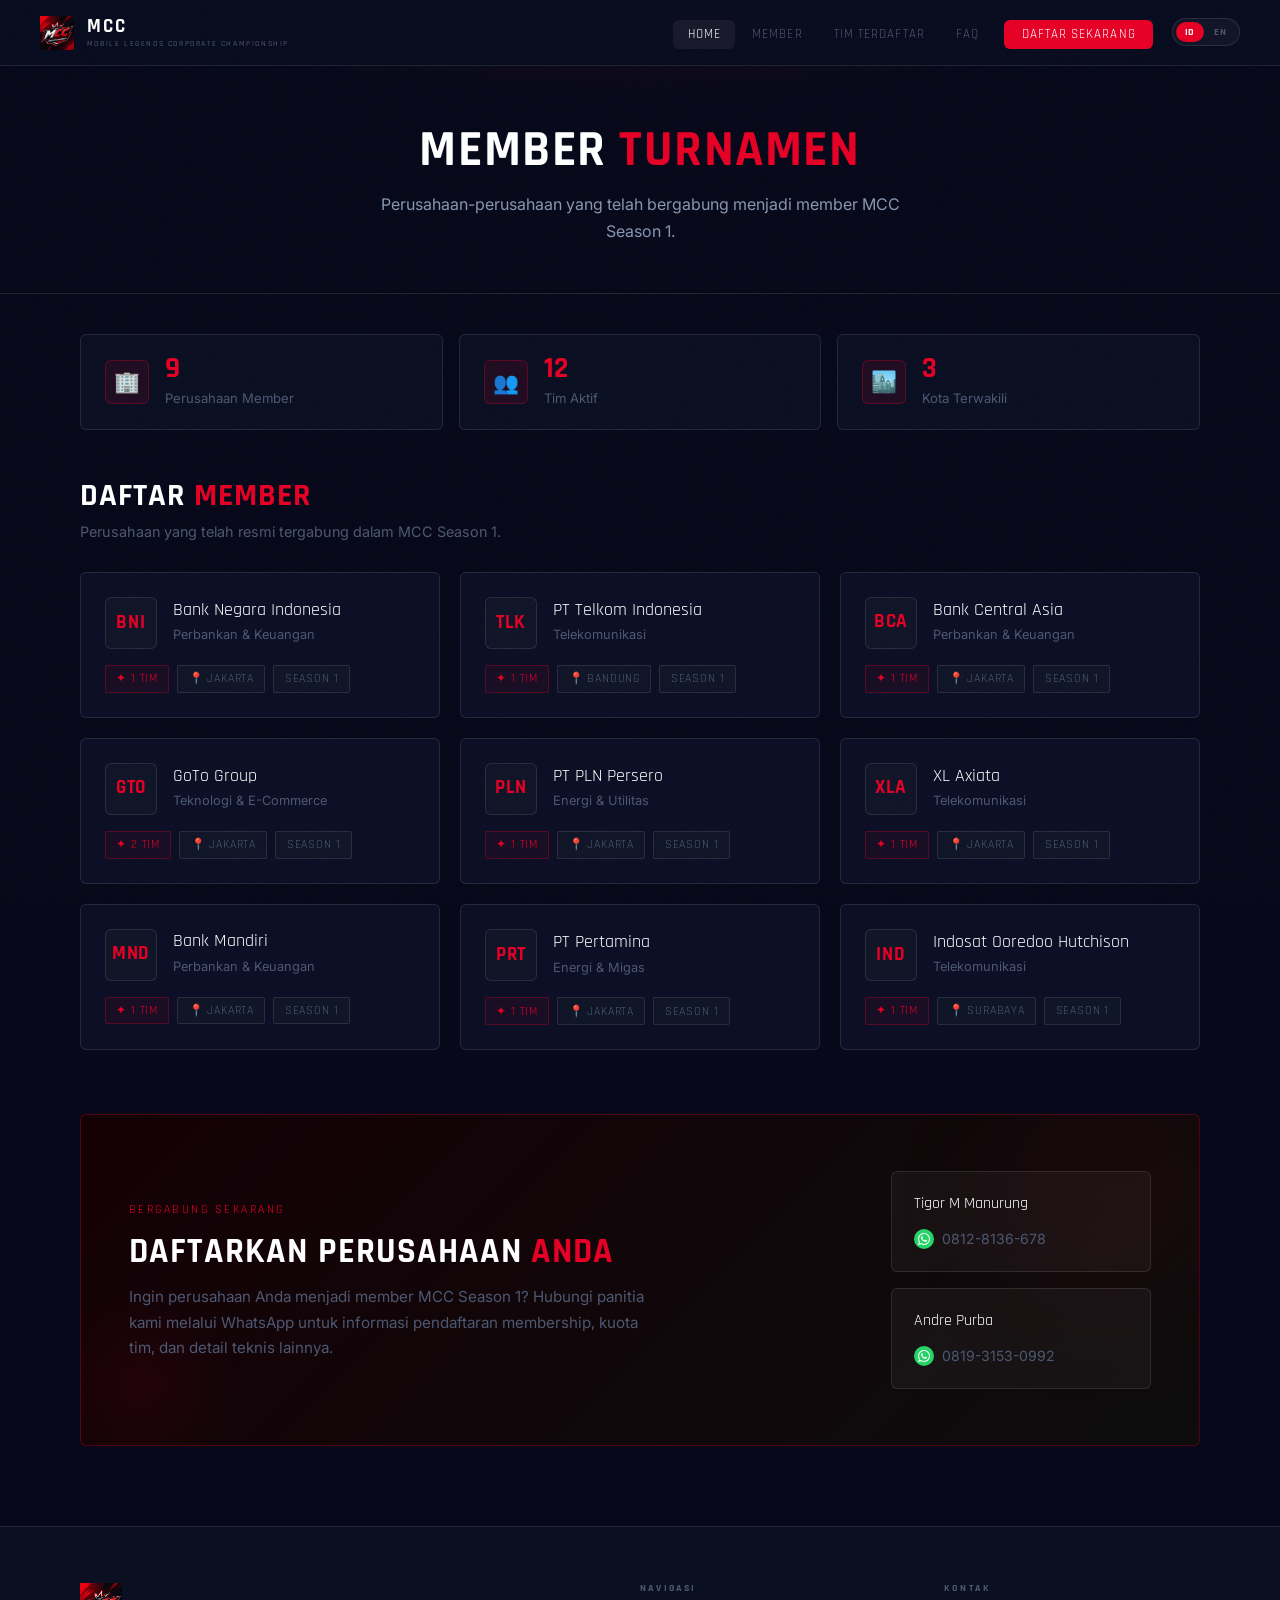
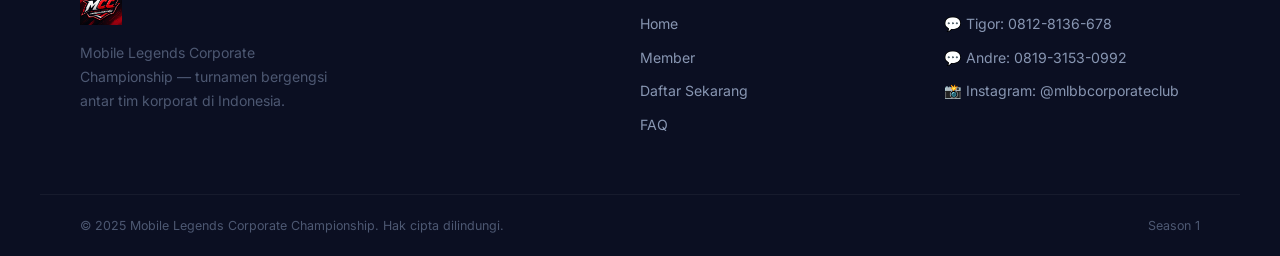
<file: members.html>
<!DOCTYPE html>
<html lang="id">
<head>
  <meta charset="UTF-8" />
  <meta name="viewport" content="width=device-width, initial-scale=1.0" />
  <title>Member — MCC</title>
  <link rel="icon" href="assets/images/mcc.png" />
  <script src="assets/js/head.js"></script>
  <script src="assets/js/i18n.js"></script>
  <style>
    .corp-wrap {
      padding: 0 2.5rem 5rem;
      max-width: 1200px;
      margin: 0 auto;
      padding-top: 2.5rem;
    }

    /* ===== SUMMARY STRIP ===== */
    .corp-summary {
      display: grid;
      grid-template-columns: repeat(3, 1fr);
      gap: 1rem;
      margin-bottom: 3rem;
    }

    .summary-card {
      background: var(--bg-2);
      border: 1px solid var(--border);
      border-radius: var(--radius);
      padding: 1.25rem 1.5rem;
      display: flex;
      align-items: center;
      gap: 1rem;
    }

    .summary-icon {
      width: 44px; height: 44px;
      background: rgba(230,0,38,0.1);
      border: 1px solid var(--border-red);
      border-radius: 6px;
      display: flex;
      align-items: center;
      justify-content: center;
      font-size: 1.3rem;
      flex-shrink: 0;
    }

    .summary-num {
      font-family: var(--font-head);
      font-size: 1.8rem;
      font-weight: 700;
      color: var(--red);
      line-height: 1;
    }

    .summary-label {
      font-size: 0.82rem;
      color: var(--text-muted);
      margin-top: 0.2rem;
    }

    @media (max-width: 640px) { .corp-summary { grid-template-columns: 1fr; } }

    /* ===== SECTION HEADER ===== */
    .section-head {
      margin-bottom: 1.75rem;
    }

    .section-head h2 {
      font-size: clamp(1.5rem, 3vw, 2rem);
      color: var(--white);
    }

    .section-head h2 span { color: var(--red); }
    .section-head p { color: var(--text-muted); font-size: 0.9rem; margin-top: 0.35rem; }

    /* ===== CORPORATE GRID ===== */
    .corp-grid {
      display: grid;
      grid-template-columns: repeat(auto-fill, minmax(300px, 1fr));
      gap: 1.25rem;
      margin-bottom: 4rem;
    }

    .corp-card {
      background: var(--bg-card);
      border: 1px solid var(--border);
      border-radius: var(--radius);
      padding: 1.5rem;
      display: flex;
      flex-direction: column;
      gap: 1rem;
      transition: border-color var(--transition), box-shadow var(--transition), transform var(--transition);
    }

    .corp-card:hover {
      border-color: var(--border-red);
      box-shadow: 0 0 22px rgba(230,0,38,0.1);
      transform: translateY(-2px);
    }

    .corp-card-top {
      display: flex;
      align-items: center;
      gap: 1rem;
    }

    .corp-avatar {
      width: 52px; height: 52px;
      border-radius: 6px;
      background: var(--bg-3);
      border: 1px solid var(--border);
      display: flex;
      align-items: center;
      justify-content: center;
      font-family: var(--font-head);
      font-size: 1.2rem;
      font-weight: 700;
      color: var(--red);
      flex-shrink: 0;
      letter-spacing: 0.04em;
    }

    .corp-info {}

    .corp-name {
      font-family: var(--font-head);
      font-size: 1.1rem;
      color: var(--white);
      line-height: 1.2;
    }

    .corp-industry {
      font-size: 0.8rem;
      color: var(--text-muted);
      margin-top: 0.2rem;
    }

    .corp-meta {
      display: flex;
      gap: 0.5rem;
      flex-wrap: wrap;
    }

    .corp-pill {
      font-family: var(--font-head);
      font-size: 0.72rem;
      letter-spacing: 0.07em;
      text-transform: uppercase;
      padding: 0.2rem 0.65rem;
      border-radius: 2px;
      background: var(--bg-3);
      border: 1px solid var(--border);
      color: var(--text-muted);
      display: flex;
      align-items: center;
      gap: 0.3rem;
    }

    .corp-pill.red {
      border-color: var(--border-red);
      color: var(--red);
      background: rgba(230,0,38,0.06);
    }

    /* ===== JOIN SECTION ===== */
    .join-section {
      position: relative;
      background: linear-gradient(135deg, #140005, #0d0d0d);
      border: 1px solid var(--border-red);
      border-radius: 6px;
      padding: 3.5rem 3rem;
      overflow: hidden;
    }

    .join-section::before {
      content: '';
      position: absolute;
      top: -60px; right: -60px;
      width: 280px; height: 280px;
      border-radius: 50%;
      background: radial-gradient(circle, rgba(230,0,38,0.1) 0%, transparent 70%);
      pointer-events: none;
    }

    .join-section::after {
      content: '';
      position: absolute;
      bottom: -40px; left: -40px;
      width: 200px; height: 200px;
      border-radius: 50%;
      background: radial-gradient(circle, rgba(230,0,38,0.07) 0%, transparent 70%);
      pointer-events: none;
    }

    .join-inner {
      position: relative;
      z-index: 1;
      display: grid;
      grid-template-columns: 1fr auto;
      gap: 3rem;
      align-items: center;
    }

    .join-text {}

    .join-label {
      font-family: var(--font-head);
      font-size: 0.78rem;
      letter-spacing: 0.2em;
      text-transform: uppercase;
      color: var(--red);
      margin-bottom: 0.75rem;
    }

    .join-title {
      font-size: clamp(1.6rem, 3.5vw, 2.2rem);
      color: var(--white);
      margin-bottom: 0.75rem;
    }

    .join-title span { color: var(--red); }

    .join-desc {
      color: var(--text-muted);
      font-size: 0.95rem;
      max-width: 520px;
      line-height: 1.7;
    }

    .join-contacts {
      display: flex;
      flex-direction: column;
      gap: 1rem;
      flex-shrink: 0;
    }

    .contact-card {
      background: rgba(255,255,255,0.04);
      border: 1px solid var(--border);
      border-radius: var(--radius);
      padding: 1.1rem 1.4rem;
      min-width: 260px;
      transition: border-color var(--transition), background var(--transition);
    }

    .contact-card:hover {
      border-color: var(--border-red);
      background: rgba(230,0,38,0.05);
    }

    .contact-name {
      font-family: var(--font-head);
      font-size: 1rem;
      color: var(--white);
      margin-bottom: 0.5rem;
    }

    .contact-wa {
      display: inline-flex;
      align-items: center;
      gap: 0.5rem;
      font-size: 0.88rem;
      color: var(--text-muted);
      transition: color var(--transition);
    }

    .contact-wa:hover { color: #25d366; }

    .wa-icon {
      width: 20px; height: 20px;
      background: #25d366;
      border-radius: 50%;
      display: flex;
      align-items: center;
      justify-content: center;
      flex-shrink: 0;
    }

    .wa-icon svg { width: 12px; fill: white; }

    @media (max-width: 860px) {
      .join-inner { grid-template-columns: 1fr; }
      .join-contacts { flex-direction: row; flex-wrap: wrap; }
      .contact-card { min-width: 220px; flex: 1; }
    }

    @media (max-width: 600px) {
      .corp-wrap { padding: 0 1.25rem 4rem; padding-top: 2rem; }
      .join-section { padding: 2.5rem 1.5rem; }
      .join-contacts { flex-direction: column; }
      .contact-card { min-width: unset; }
    }
  </style>
</head>
<body>

<!-- NAVBAR -->
<div id="nav-root"></div>

<!-- PAGE HERO -->
<div class="page-hero">
  <h1 data-i18n-html="members.hero.title">Member <span>Turnamen</span></h1>
  <p data-i18n="members.hero.subtitle">Perusahaan-perusahaan yang telah bergabung menjadi member MCC Season 1.</p>
</div>

<div class="corp-wrap">

  <!-- Summary -->
  <div class="corp-summary">
    <div class="summary-card" data-aos="fade-up" data-aos-delay="0">
      <div class="summary-icon">🏢</div>
      <div>
        <div class="summary-num">9</div>
        <div class="summary-label" data-i18n="members.summary.companies">Perusahaan Member</div>
      </div>
    </div>
    <div class="summary-card" data-aos="fade-up" data-aos-delay="80">
      <div class="summary-icon">👥</div>
      <div>
        <div class="summary-num">12</div>
        <div class="summary-label" data-i18n="members.summary.teams">Tim Aktif</div>
      </div>
    </div>
    <div class="summary-card" data-aos="fade-up" data-aos-delay="160">
      <div class="summary-icon">🏙️</div>
      <div>
        <div class="summary-num">3</div>
        <div class="summary-label" data-i18n="members.summary.cities">Kota Terwakili</div>
      </div>
    </div>
  </div>

  <!-- Member List -->
  <div class="section-head" data-aos="fade-up">
    <div class="divider"></div>
    <h2 data-i18n-html="members.list.title">Daftar <span>Member</span></h2>
    <p data-i18n="members.list.subtitle">Perusahaan yang telah resmi tergabung dalam MCC Season 1.</p>
  </div>

  <div class="corp-grid" id="corpGrid">

    <div class="corp-card" data-aos="fade-up" data-aos-delay="0">
      <div class="corp-card-top">
        <div class="corp-avatar">BNI</div>
        <div class="corp-info">
          <div class="corp-name">Bank Negara Indonesia</div>
          <div class="corp-industry">Perbankan & Keuangan</div>
        </div>
      </div>
      <div class="corp-meta">
        <span class="corp-pill red">✦ 1 Tim</span>
        <span class="corp-pill">📍 Jakarta</span>
        <span class="corp-pill" data-i18n="members.pill.season">Season 1</span>
      </div>
    </div>

    <div class="corp-card" data-aos="fade-up" data-aos-delay="60">
      <div class="corp-card-top">
        <div class="corp-avatar">TLK</div>
        <div class="corp-info">
          <div class="corp-name">PT Telkom Indonesia</div>
          <div class="corp-industry">Telekomunikasi</div>
        </div>
      </div>
      <div class="corp-meta">
        <span class="corp-pill red">✦ 1 Tim</span>
        <span class="corp-pill">📍 Bandung</span>
        <span class="corp-pill" data-i18n="members.pill.season">Season 1</span>
      </div>
    </div>

    <div class="corp-card" data-aos="fade-up" data-aos-delay="120">
      <div class="corp-card-top">
        <div class="corp-avatar">BCA</div>
        <div class="corp-info">
          <div class="corp-name">Bank Central Asia</div>
          <div class="corp-industry">Perbankan & Keuangan</div>
        </div>
      </div>
      <div class="corp-meta">
        <span class="corp-pill red">✦ 1 Tim</span>
        <span class="corp-pill">📍 Jakarta</span>
        <span class="corp-pill" data-i18n="members.pill.season">Season 1</span>
      </div>
    </div>

    <div class="corp-card" data-aos="fade-up" data-aos-delay="0">
      <div class="corp-card-top">
        <div class="corp-avatar">GTO</div>
        <div class="corp-info">
          <div class="corp-name">GoTo Group</div>
          <div class="corp-industry">Teknologi & E-Commerce</div>
        </div>
      </div>
      <div class="corp-meta">
        <span class="corp-pill red">✦ 2 Tim</span>
        <span class="corp-pill">📍 Jakarta</span>
        <span class="corp-pill" data-i18n="members.pill.season">Season 1</span>
      </div>
    </div>

    <div class="corp-card" data-aos="fade-up" data-aos-delay="60">
      <div class="corp-card-top">
        <div class="corp-avatar">PLN</div>
        <div class="corp-info">
          <div class="corp-name">PT PLN Persero</div>
          <div class="corp-industry">Energi & Utilitas</div>
        </div>
      </div>
      <div class="corp-meta">
        <span class="corp-pill red">✦ 1 Tim</span>
        <span class="corp-pill">📍 Jakarta</span>
        <span class="corp-pill" data-i18n="members.pill.season">Season 1</span>
      </div>
    </div>

    <div class="corp-card" data-aos="fade-up" data-aos-delay="120">
      <div class="corp-card-top">
        <div class="corp-avatar">XLA</div>
        <div class="corp-info">
          <div class="corp-name">XL Axiata</div>
          <div class="corp-industry">Telekomunikasi</div>
        </div>
      </div>
      <div class="corp-meta">
        <span class="corp-pill red">✦ 1 Tim</span>
        <span class="corp-pill">📍 Jakarta</span>
        <span class="corp-pill" data-i18n="members.pill.season">Season 1</span>
      </div>
    </div>

    <div class="corp-card" data-aos="fade-up" data-aos-delay="0">
      <div class="corp-card-top">
        <div class="corp-avatar">MND</div>
        <div class="corp-info">
          <div class="corp-name">Bank Mandiri</div>
          <div class="corp-industry">Perbankan & Keuangan</div>
        </div>
      </div>
      <div class="corp-meta">
        <span class="corp-pill red">✦ 1 Tim</span>
        <span class="corp-pill">📍 Jakarta</span>
        <span class="corp-pill" data-i18n="members.pill.season">Season 1</span>
      </div>
    </div>

    <div class="corp-card" data-aos="fade-up" data-aos-delay="60">
      <div class="corp-card-top">
        <div class="corp-avatar">PRT</div>
        <div class="corp-info">
          <div class="corp-name">PT Pertamina</div>
          <div class="corp-industry">Energi & Migas</div>
        </div>
      </div>
      <div class="corp-meta">
        <span class="corp-pill red">✦ 1 Tim</span>
        <span class="corp-pill">📍 Jakarta</span>
        <span class="corp-pill" data-i18n="members.pill.season">Season 1</span>
      </div>
    </div>

    <div class="corp-card" data-aos="fade-up" data-aos-delay="120">
      <div class="corp-card-top">
        <div class="corp-avatar">IND</div>
        <div class="corp-info">
          <div class="corp-name">Indosat Ooredoo Hutchison</div>
          <div class="corp-industry">Telekomunikasi</div>
        </div>
      </div>
      <div class="corp-meta">
        <span class="corp-pill red">✦ 1 Tim</span>
        <span class="corp-pill">📍 Surabaya</span>
        <span class="corp-pill" data-i18n="members.pill.season">Season 1</span>
      </div>
    </div>

  </div>

  <!-- Join Section -->
  <div class="join-section" data-aos="fade-up">
    <div class="join-inner">
      <div class="join-text">
        <div class="join-label" data-i18n="members.join.label">Bergabung Sekarang</div>
        <h2 class="join-title" data-i18n-html="members.join.title">Daftarkan Perusahaan <span>Anda</span></h2>
        <p class="join-desc" data-i18n="members.join.desc">
          Ingin perusahaan Anda menjadi member MCC Season 1? Hubungi panitia kami melalui WhatsApp untuk informasi pendaftaran membership, kuota tim, dan detail teknis lainnya.
        </p>
      </div>

      <div class="join-contacts">

        <div class="contact-card">
          <div class="contact-name">Tigor M Manurung</div>
          <a href="https://wa.me/6208128136678" target="_blank" rel="noopener" class="contact-wa">
            <span class="wa-icon">
              <svg viewBox="0 0 24 24" xmlns="http://www.w3.org/2000/svg">
                <path d="M17.472 14.382c-.297-.149-1.758-.867-2.03-.967-.273-.099-.471-.148-.67.15-.197.297-.767.966-.94 1.164-.173.199-.347.223-.644.075-.297-.15-1.255-.463-2.39-1.475-.883-.788-1.48-1.761-1.653-2.059-.173-.297-.018-.458.13-.606.134-.133.298-.347.446-.52.149-.174.198-.298.298-.497.099-.198.05-.371-.025-.52-.075-.149-.669-1.612-.916-2.207-.242-.579-.487-.5-.669-.51-.173-.008-.371-.01-.57-.01-.198 0-.52.074-.792.372-.272.297-1.04 1.016-1.04 2.479 0 1.462 1.065 2.875 1.213 3.074.149.198 2.096 3.2 5.077 4.487.709.306 1.262.489 1.694.625.712.227 1.36.195 1.871.118.571-.085 1.758-.719 2.006-1.413.248-.694.248-1.289.173-1.413-.074-.124-.272-.198-.57-.347m-5.421 7.403h-.004a9.87 9.87 0 01-5.031-1.378l-.361-.214-3.741.982.998-3.648-.235-.374a9.86 9.86 0 01-1.51-5.26c.001-5.45 4.436-9.884 9.888-9.884 2.64 0 5.122 1.03 6.988 2.898a9.825 9.825 0 012.893 6.994c-.003 5.45-4.437 9.884-9.885 9.884m8.413-18.297A11.815 11.815 0 0012.05 0C5.495 0 .16 5.335.157 11.892c0 2.096.547 4.142 1.588 5.945L.057 24l6.305-1.654a11.882 11.882 0 005.683 1.448h.005c6.554 0 11.89-5.335 11.893-11.893a11.821 11.821 0 00-3.48-8.413z"/>
              </svg>
            </span>
            0812-8136-678
          </a>
        </div>

        <div class="contact-card">
          <div class="contact-name">Andre Purba</div>
          <a href="https://wa.me/6281931530992" target="_blank" rel="noopener" class="contact-wa">
            <span class="wa-icon">
              <svg viewBox="0 0 24 24" xmlns="http://www.w3.org/2000/svg">
                <path d="M17.472 14.382c-.297-.149-1.758-.867-2.03-.967-.273-.099-.471-.148-.67.15-.197.297-.767.966-.94 1.164-.173.199-.347.223-.644.075-.297-.15-1.255-.463-2.39-1.475-.883-.788-1.48-1.761-1.653-2.059-.173-.297-.018-.458.13-.606.134-.133.298-.347.446-.52.149-.174.198-.298.298-.497.099-.198.05-.371-.025-.52-.075-.149-.669-1.612-.916-2.207-.242-.579-.487-.5-.669-.51-.173-.008-.371-.01-.57-.01-.198 0-.52.074-.792.372-.272.297-1.04 1.016-1.04 2.479 0 1.462 1.065 2.875 1.213 3.074.149.198 2.096 3.2 5.077 4.487.709.306 1.262.489 1.694.625.712.227 1.36.195 1.871.118.571-.085 1.758-.719 2.006-1.413.248-.694.248-1.289.173-1.413-.074-.124-.272-.198-.57-.347m-5.421 7.403h-.004a9.87 9.87 0 01-5.031-1.378l-.361-.214-3.741.982.998-3.648-.235-.374a9.86 9.86 0 01-1.51-5.26c.001-5.45 4.436-9.884 9.888-9.884 2.64 0 5.122 1.03 6.988 2.898a9.825 9.825 0 012.893 6.994c-.003 5.45-4.437 9.884-9.885 9.884m8.413-18.297A11.815 11.815 0 0012.05 0C5.495 0 .16 5.335.157 11.892c0 2.096.547 4.142 1.588 5.945L.057 24l6.305-1.654a11.882 11.882 0 005.683 1.448h.005c6.554 0 11.89-5.335 11.893-11.893a11.821 11.821 0 00-3.48-8.413z"/>
              </svg>
            </span>
            0819-3153-0992
          </a>
        </div>

      </div>
    </div>
  </div>

</div>

<!-- FOOTER -->
<div id="footer-root"></div>
<script src="assets/js/init.js"></script>
</body>
</html>
</file>
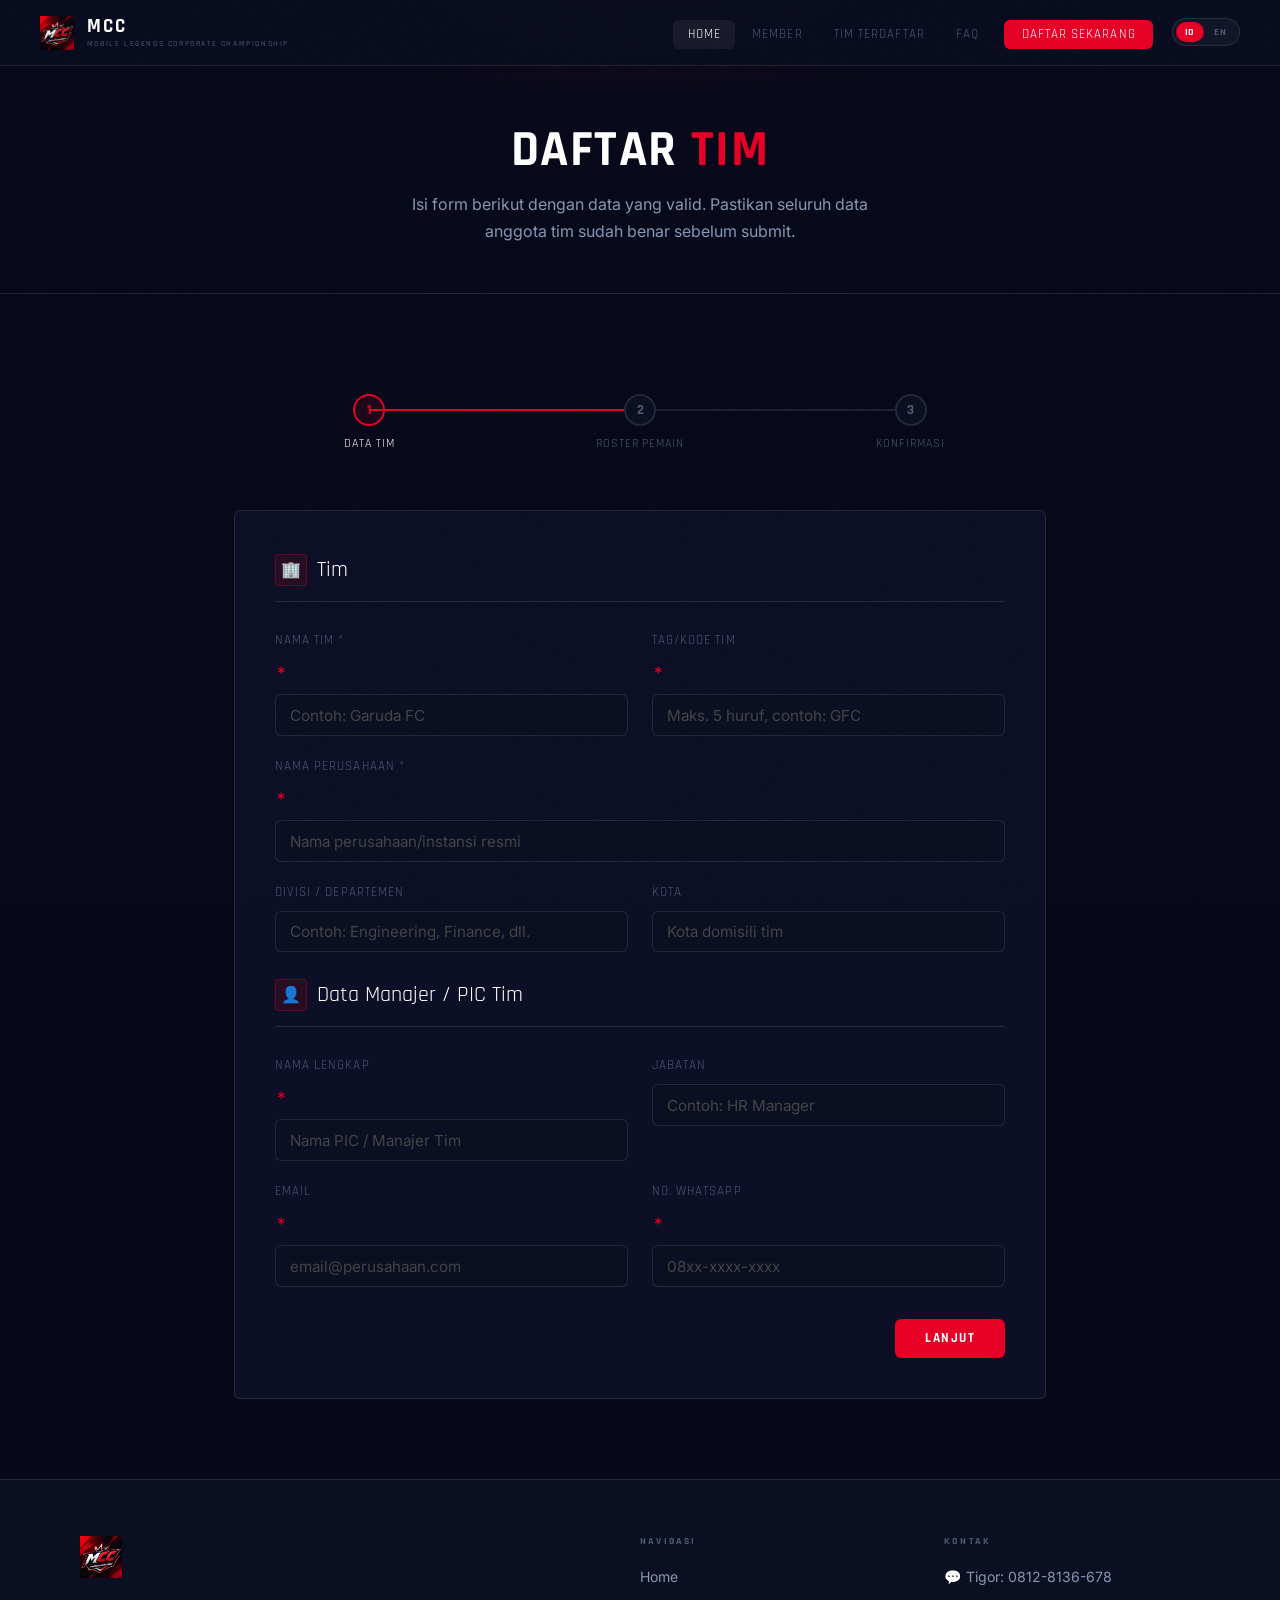
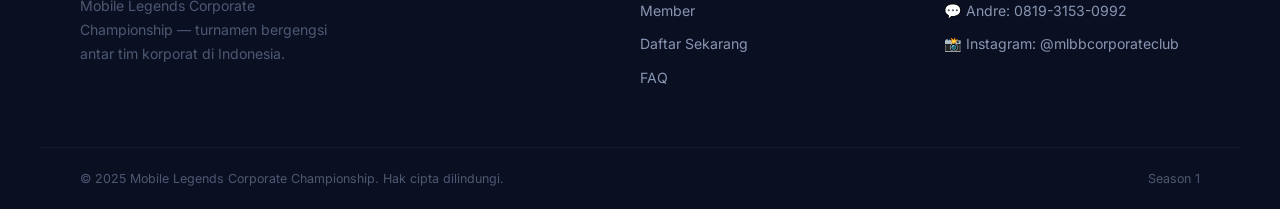
<file: register.html>
<!DOCTYPE html>
<html lang="id">
<head>
  <meta charset="UTF-8" />
  <meta name="viewport" content="width=device-width, initial-scale=1.0" />
  <title>Daftar Tim — MCC</title>
  <link rel="icon" href="assets/images/mcc.png" />
  <script src="assets/js/head.js"></script>
  <script src="assets/js/i18n.js"></script>
  <style>
    /* ===== FORM LAYOUT ===== */
    .register-wrap {
      padding: 100px 1.5rem 5rem;
      max-width: 860px;
      margin: 0 auto;
    }

    .form-steps {
      display: flex;
      gap: 0;
      margin-bottom: 3rem;
      counter-reset: step;
      overflow-x: auto;
      padding-bottom: 0.5rem;
    }

    .form-step {
      flex: 1;
      display: flex;
      flex-direction: column;
      align-items: center;
      gap: 0.5rem;
      position: relative;
      min-width: 100px;
    }

    .form-step + .form-step::before {
      content: '';
      position: absolute;
      top: 15px;
      right: 50%;
      width: 100%;
      height: 2px;
      background: var(--border);
    }

    .form-step.done + .form-step::before,
    .form-step.active + .form-step::before { background: var(--red); }

    .step-dot {
      width: 32px; height: 32px;
      border-radius: 50%;
      border: 2px solid var(--border);
      background: var(--bg-2);
      display: flex;
      align-items: center;
      justify-content: center;
      font-family: var(--font-head);
      font-weight: 700;
      font-size: 0.9rem;
      color: var(--text-muted);
      position: relative;
      z-index: 1;
      transition: var(--transition);
    }

    .form-step.active .step-dot { border-color: var(--red); color: var(--red); background: rgba(230,0,38,0.1); }
    .form-step.done .step-dot   { border-color: var(--red); background: var(--red); color: var(--white); }

    .step-label {
      font-family: var(--font-head);
      font-size: 0.75rem;
      letter-spacing: 0.08em;
      text-transform: uppercase;
      color: var(--text-muted);
    }

    .form-step.active .step-label { color: var(--white); }

    /* ===== FORM PANELS ===== */
    .form-panel { display: none; }
    .form-panel.active { display: block; }

    .form-card {
      background: var(--bg-card);
      border: 1px solid var(--border);
      border-radius: var(--radius);
      padding: 2.5rem;
    }

    .form-section-title {
      font-family: var(--font-head);
      font-size: 1.4rem;
      color: var(--white);
      margin-bottom: 1.75rem;
      padding-bottom: 0.75rem;
      border-bottom: 1px solid var(--border);
      display: flex;
      align-items: center;
      gap: 0.6rem;
    }

    .form-section-title .icon {
      background: rgba(230,0,38,0.12);
      border: 1px solid var(--border-red);
      border-radius: 4px;
      width: 32px; height: 32px;
      display: flex;
      align-items: center;
      justify-content: center;
      font-size: 1rem;
    }

    .form-grid {
      display: grid;
      grid-template-columns: 1fr 1fr;
      gap: 1.25rem 1.5rem;
    }

    .form-grid.cols-1 { grid-template-columns: 1fr; }

    .form-group {
      display: flex;
      flex-direction: column;
      gap: 0.4rem;
    }

    .form-group.span-2 { grid-column: span 2; }

    label {
      font-family: var(--font-head);
      font-size: 0.82rem;
      letter-spacing: 0.08em;
      text-transform: uppercase;
      color: var(--text-muted);
    }

    label .req { color: var(--red); margin-left: 2px; }

    input[type="text"],
    input[type="email"],
    input[type="tel"],
    input[type="number"],
    select,
    textarea {
      background: var(--bg-2);
      border: 1px solid var(--border);
      border-radius: var(--radius);
      padding: 0.65rem 0.9rem;
      color: var(--text);
      font-family: var(--font-body);
      font-size: 0.95rem;
      width: 100%;
      transition: border-color var(--transition), box-shadow var(--transition);
      outline: none;
      -webkit-appearance: none;
    }

    input:focus,
    select:focus,
    textarea:focus {
      border-color: var(--red);
      box-shadow: 0 0 0 3px rgba(230, 0, 38, 0.12);
    }

    input::placeholder,
    textarea::placeholder { color: #444; }

    select option { background: var(--bg-3); }

    textarea { resize: vertical; min-height: 90px; }

    .hint { font-size: 0.8rem; color: var(--text-muted); margin-top: 0.2rem; }

    /* ===== PLAYER ROSTER TABLE ===== */
    .roster-table {
      width: 100%;
      border-collapse: collapse;
      margin-bottom: 1.25rem;
    }

    .roster-table th {
      font-family: var(--font-head);
      font-size: 0.78rem;
      letter-spacing: 0.1em;
      text-transform: uppercase;
      color: var(--text-muted);
      text-align: left;
      padding: 0.5rem 0.6rem;
      border-bottom: 1px solid var(--border);
    }

    .roster-table td {
      padding: 0.5rem 0.6rem;
      border-bottom: 1px solid rgba(255,255,255,0.04);
    }

    .roster-table tr:last-child td { border-bottom: none; }

    .roster-table input,
    .roster-table select {
      padding: 0.5rem 0.7rem;
      font-size: 0.88rem;
    }

    .row-num {
      font-family: var(--font-head);
      font-size: 0.85rem;
      color: var(--text-muted);
      font-weight: 700;
      width: 28px;
    }

    .role-badge {
      display: inline-block;
      font-family: var(--font-head);
      font-size: 0.68rem;
      letter-spacing: 0.08em;
      text-transform: uppercase;
      padding: 0.15rem 0.5rem;
      border-radius: 2px;
      border: 1px solid var(--border-red);
      color: var(--red);
    }

    /* ===== AGREEMENT ===== */
    .agreement {
      display: flex;
      gap: 0.75rem;
      align-items: flex-start;
      margin-top: 1.5rem;
    }

    .agreement input[type="checkbox"] {
      width: 18px; height: 18px;
      flex-shrink: 0;
      margin-top: 2px;
      accent-color: var(--red);
      cursor: pointer;
    }

    .agreement label {
      font-size: 0.88rem;
      text-transform: none;
      letter-spacing: 0;
      color: var(--text-muted);
      cursor: pointer;
    }

    .agreement a { color: var(--red); }

    /* ===== NAV BUTTONS ===== */
    .form-nav {
      display: flex;
      justify-content: space-between;
      align-items: center;
      margin-top: 2rem;
    }

    /* ===== SUCCESS ===== */
    .success-state {
      text-align: center;
      padding: 4rem 2rem;
    }

    .success-icon {
      width: 80px; height: 80px;
      border-radius: 50%;
      background: rgba(230,0,38,0.12);
      border: 2px solid var(--red);
      display: flex;
      align-items: center;
      justify-content: center;
      font-size: 2.5rem;
      margin: 0 auto 1.5rem;
    }

    .success-state h2 { font-size: 2rem; color: var(--white); margin-bottom: 0.75rem; }
    .success-state p  { color: var(--text-muted); max-width: 440px; margin: 0 auto 2rem; }

    @media (max-width: 640px) {
      .form-grid { grid-template-columns: 1fr; }
      .form-group.span-2 { grid-column: span 1; }
      .form-card { padding: 1.5rem; }
      .roster-table { font-size: 0.82rem; }
    }
  </style>
</head>
<body>

<!-- NAVBAR -->
<div id="nav-root"></div>

<!-- PAGE HERO -->
<div class="page-hero">
  <h1 data-i18n-html="register.hero.title">Daftar <span>Tim</span></h1>
  <p data-i18n="register.hero.subtitle">Isi form berikut dengan data yang valid. Pastikan seluruh data anggota tim sudah benar.</p>
</div>

<!-- FORM -->
<div class="register-wrap">

  <!-- Steps -->
  <div class="form-steps">
    <div class="form-step active" id="step-1">
      <div class="step-dot">1</div>
      <div class="step-label" data-i18n="register.step.data">Data Tim</div>
    </div>
    <div class="form-step" id="step-2">
      <div class="step-dot">2</div>
      <div class="step-label" data-i18n="register.step.roster">Roster Pemain</div>
    </div>
    <div class="form-step" id="step-3">
      <div class="step-dot">3</div>
      <div class="step-label" data-i18n="register.step.confirm">Konfirmasi</div>
    </div>
  </div>

  <!-- Panel 1: Data Tim -->
  <div class="form-panel active" id="panel-1">
    <div class="form-card" data-aos="fade-up">
      <div class="form-section-title"><span class="icon">🏢</span> <span data-i18n="register.section.team">Informasi Tim & Perusahaan</span></div>
      <div class="form-grid">
        <div class="form-group">
          <label data-i18n="register.label.team_name">Nama Tim</label> <span class="req">*</span>
          <input type="text" id="teamName" data-i18n-placeholder="register.ph.team_name" placeholder="Contoh: Garuda FC" />
        </div>
        <div class="form-group">
          <label data-i18n="register.label.team_tag">Tag/Kode Tim</label> <span class="req">*</span>
          <input type="text" id="teamTag" data-i18n-placeholder="register.ph.team_tag" placeholder="Maks. 5 huruf, contoh: GFC" maxlength="5" />
        </div>
        <div class="form-group span-2">
          <label data-i18n="register.label.company">Nama Perusahaan</label> <span class="req">*</span>
          <input type="text" id="companyName" data-i18n-placeholder="register.ph.company" placeholder="Nama perusahaan/instansi resmi" />
        </div>
        <div class="form-group">
          <label data-i18n="register.label.division">Divisi / Departemen</label>
          <input type="text" id="division" data-i18n-placeholder="register.ph.division" placeholder="Contoh: Engineering, Finance, dll." />
        </div>
        <div class="form-group">
          <label data-i18n="register.label.city">Kota</label>
          <input type="text" id="city" data-i18n-placeholder="register.ph.city" placeholder="Kota domisili tim" />
        </div>
      </div>

      <div style="height: 1.5rem;"></div>
      <div class="form-section-title"><span class="icon">👤</span> <span data-i18n="register.section.manager">Data Manajer / PIC Tim</span></div>
      <div class="form-grid">
        <div class="form-group">
          <label data-i18n="register.label.manager_name">Nama Lengkap</label> <span class="req">*</span>
          <input type="text" id="managerName" data-i18n-placeholder="register.ph.manager_name" placeholder="Nama PIC / Manajer Tim" />
        </div>
        <div class="form-group">
          <label data-i18n="register.label.manager_title">Jabatan</label>
          <input type="text" id="managerTitle" data-i18n-placeholder="register.ph.manager_title" placeholder="Contoh: HR Manager" />
        </div>
        <div class="form-group">
          <label data-i18n="register.label.email">Email</label> <span class="req">*</span>
          <input type="email" id="managerEmail" data-i18n-placeholder="register.ph.email" placeholder="email@perusahaan.com" />
        </div>
        <div class="form-group">
          <label data-i18n="register.label.phone">No. WhatsApp</label> <span class="req">*</span>
          <input type="tel" id="managerPhone" placeholder="08xx-xxxx-xxxx" />
        </div>
      </div>

      <div class="form-nav">
        <span></span>
        <button class="btn btn-primary" onclick="goToStep(2)" data-i18n-html="register.btn.continue">Lanjutkan &rarr;</button>
      </div>
    </div>
  </div>

  <!-- Panel 2: Roster -->
  <div class="form-panel" id="panel-2">
    <div class="form-card" data-aos="fade-up">
      <div class="form-section-title"><span class="icon">🎮</span> <span data-i18n="register.section.roster">Roster Pemain</span></div>
      <p style="color: var(--text-muted); font-size: 0.9rem; margin-bottom: 1.25rem;">
        Isi data 5 pemain inti dan maksimal 2 pemain cadangan. Pastikan In-Game Name (IGN) sudah sesuai akun aktif.
      </p>

      <table class="roster-table">
        <thead>
          <tr>
            <th>#</th>
            <th>Nama Lengkap *</th>
            <th>In-Game Name (IGN) *</th>
            <th>Server ID</th>
            <th>Role Utama</th>
          </tr>
        </thead>
        <tbody id="rosterBody"></tbody>
      </table>

      <div class="form-section-title" style="margin-top: 2rem;"><span class="icon">📋</span> <span data-i18n="register.section.notes">Keterangan Tambahan</span></div>
      <div class="form-grid cols-1">
        <div class="form-group">
          <label data-i18n="register.label.notes">Catatan untuk Panitia</label>
          <textarea id="notes" data-i18n-placeholder="register.ph.notes" placeholder="Informasi tambahan, permintaan khusus, atau pertanyaan (opsional)"></textarea>
        </div>
      </div>

      <div class="form-nav">
        <button class="btn btn-outline" onclick="goToStep(1)" data-i18n-html="register.btn.back">&larr; Kembali</button>
        <button class="btn btn-primary" onclick="goToStep(3)" data-i18n-html="register.btn.review">Review &rarr;</button>
      </div>
    </div>
  </div>

  <!-- Panel 3: Konfirmasi -->
  <div class="form-panel" id="panel-3">
    <div class="form-card" data-aos="fade-up">
      <div class="form-section-title"><span class="icon">✅</span> <span data-i18n="register.section.confirm_title">Konfirmasi Pendaftaran</span></div>

      <div id="summaryBlock" style="margin-bottom: 1.5rem;"></div>

      <div style="background: rgba(230,0,38,0.06); border: 1px solid var(--border-red); border-radius: 4px; padding: 1.25rem; margin-bottom: 1.5rem;">
        <p style="font-family: var(--font-head); font-size: 0.9rem; color: var(--red); letter-spacing: 0.06em; text-transform: uppercase; margin-bottom: 0.5rem;" data-i18n="register.payment.title">ℹ️ Informasi Pembayaran</p>
        <p style="color: var(--text-muted); font-size: 0.9rem;" data-i18n-html="register.payment.desc">Setelah submit, panitia akan menghubungi melalui WhatsApp dengan instruksi pembayaran biaya registrasi. Biaya registrasi: <strong style="color: var(--white);">Rp 250.000 / tim</strong>.</p>
      </div>

      <div class="agreement">
        <input type="checkbox" id="agree1" />
        <label for="agree1" data-i18n-html="register.agree1">Saya menyatakan bahwa seluruh data yang diisi adalah <strong>benar dan valid</strong>. Pemalsuan data dapat mengakibatkan diskualifikasi.</label>
      </div>
      <div class="agreement" style="margin-top: 0.75rem;">
        <input type="checkbox" id="agree2" />
        <label for="agree2" data-i18n-html="register.agree2">Saya telah membaca dan menyetujui <a href="#">Peraturan Turnamen MCC Season 1</a>.</label>
      </div>

      <div class="form-nav">
        <button class="btn btn-outline" onclick="goToStep(2)" data-i18n-html="register.btn.back">&larr; Kembali</button>
        <button class="btn btn-primary" onclick="submitForm()" data-i18n="register.btn.submit">Submit Pendaftaran 🏆</button>
      </div>
    </div>
  </div>

  <!-- Panel 4: Sukses -->
  <div class="form-panel" id="panel-4">
    <div class="form-card">
      <div class="success-state">
        <div class="success-icon">🏆</div>
        <h2 data-i18n="register.success.title">Pendaftaran Berhasil!</h2>
        <p data-i18n="register.success.desc">Tim Anda telah berhasil terdaftar di MCC Season 1. Panitia akan menghubungi PIC melalui WhatsApp dalam 1×24 jam.</p>
        <div style="display: flex; gap: 1rem; justify-content: center; flex-wrap: wrap;">
          <a href="teams.html" class="btn btn-outline" data-i18n="register.success.view_teams">Lihat Tim Terdaftar</a>
          <a href="index.html" class="btn btn-primary" data-i18n="nav.home">Kembali ke Home</a>
        </div>
      </div>
    </div>
  </div>

</div>

<!-- FOOTER -->
<div id="footer-root"></div>
<script src="assets/js/init.js"></script>
<script>
const ROLES = ['EXP Lane', 'Gold Lane', 'Mid Lane', 'Roamer', 'Jungler', 'Flexible'];
const PLAYER_COUNT = 7;

function buildRoster() {
  const tbody = document.getElementById('rosterBody');
  for (let i = 1; i <= PLAYER_COUNT; i++) {
    const isMain = i <= 5;
    const tr = document.createElement('tr');
    tr.innerHTML = `
      <td class="row-num">${i}${!isMain ? '<br><span style="font-size:0.65rem;color:var(--text-muted)">CAD</span>' : ''}</td>
      <td><input type="text" placeholder="Nama lengkap" class="player-name" /></td>
      <td><input type="text" placeholder="IGN" class="player-ign" /></td>
      <td><input type="text" placeholder="12345678" class="player-id" /></td>
      <td>
        <select class="player-role">
          <option value="">— Pilih —</option>
          ${ROLES.map(r => `<option value="${r}">${r}</option>`).join('')}
        </select>
      </td>
    `;
    tbody.appendChild(tr);
  }
}

buildRoster();

function goToStep(step) {
  // Validate step 1
  if (step === 2) {
    const required = ['teamName', 'teamTag', 'companyName', 'managerName', 'managerEmail', 'managerPhone'];
    for (const id of required) {
      const el = document.getElementById(id);
      if (!el.value.trim()) {
        el.style.borderColor = 'var(--red)';
        el.focus();
        alert('Harap isi semua field yang wajib diisi (*)');
        return;
      } else {
        el.style.borderColor = '';
      }
    }
  }

  // Validate step 2
  if (step === 3) {
    const names = document.querySelectorAll('.player-name');
    const igns = document.querySelectorAll('.player-ign');
    for (let i = 0; i < 5; i++) {
      if (!names[i].value.trim() || !igns[i].value.trim()) {
        names[i].style.borderColor = 'var(--red)';
        alert('Harap isi nama dan IGN untuk 5 pemain inti');
        return;
      } else {
        names[i].style.borderColor = '';
      }
    }
    buildSummary();
  }

  document.querySelectorAll('.form-panel').forEach(p => p.classList.remove('active'));
  document.getElementById(`panel-${step}`).classList.add('active');

  document.querySelectorAll('.form-step').forEach((s, i) => {
    s.classList.remove('active', 'done');
    if (i + 1 < step) s.classList.add('done');
    if (i + 1 === step) s.classList.add('active');
  });

  window.scrollTo({ top: 0, behavior: 'smooth' });
}

function buildSummary() {
  const names = [...document.querySelectorAll('.player-name')].map(e => e.value);
  const igns  = [...document.querySelectorAll('.player-ign')].map(e => e.value);
  const roles = [...document.querySelectorAll('.player-role')].map(e => e.value || '—');

  const rows = names.slice(0, 7).map((n, i) => `
    <tr>
      <td style="padding:0.4rem 0.5rem; color: var(--text-muted);">${i + 1}${i >= 5 ? ' (Cad)' : ''}</td>
      <td style="padding:0.4rem 0.5rem;">${n || '—'}</td>
      <td style="padding:0.4rem 0.5rem; color: var(--red);">${igns[i] || '—'}</td>
      <td style="padding:0.4rem 0.5rem;"><span class="role-badge">${roles[i]}</span></td>
    </tr>`).join('');

  document.getElementById('summaryBlock').innerHTML = `
    <div style="display:grid; grid-template-columns:1fr 1fr; gap:1rem; margin-bottom:1.5rem;">
      <div>
        <div style="font-family:var(--font-head);font-size:0.75rem;letter-spacing:0.1em;text-transform:uppercase;color:var(--text-muted);margin-bottom:0.4rem;">Nama Tim</div>
        <div style="font-family:var(--font-head);font-size:1.2rem;color:var(--white);">${document.getElementById('teamName').value} <span style="color:var(--red);">[${document.getElementById('teamTag').value}]</span></div>
      </div>
      <div>
        <div style="font-family:var(--font-head);font-size:0.75rem;letter-spacing:0.1em;text-transform:uppercase;color:var(--text-muted);margin-bottom:0.4rem;">Perusahaan</div>
        <div style="color:var(--white);">${document.getElementById('companyName').value}</div>
      </div>
      <div>
        <div style="font-family:var(--font-head);font-size:0.75rem;letter-spacing:0.1em;text-transform:uppercase;color:var(--text-muted);margin-bottom:0.4rem;">PIC / Manajer</div>
        <div style="color:var(--white);">${document.getElementById('managerName').value}</div>
      </div>
      <div>
        <div style="font-family:var(--font-head);font-size:0.75rem;letter-spacing:0.1em;text-transform:uppercase;color:var(--text-muted);margin-bottom:0.4rem;">WhatsApp PIC</div>
        <div style="color:var(--white);">${document.getElementById('managerPhone').value}</div>
      </div>
    </div>
    <table style="width:100%;border-collapse:collapse;border:1px solid var(--border);border-radius:4px;overflow:hidden;">
      <thead>
        <tr style="background:var(--bg-3);">
          <th style="padding:0.4rem 0.5rem;text-align:left;font-family:var(--font-head);font-size:0.75rem;letter-spacing:0.08em;text-transform:uppercase;color:var(--text-muted);">#</th>
          <th style="padding:0.4rem 0.5rem;text-align:left;font-family:var(--font-head);font-size:0.75rem;letter-spacing:0.08em;text-transform:uppercase;color:var(--text-muted);">Nama</th>
          <th style="padding:0.4rem 0.5rem;text-align:left;font-family:var(--font-head);font-size:0.75rem;letter-spacing:0.08em;text-transform:uppercase;color:var(--text-muted);">IGN</th>
          <th style="padding:0.4rem 0.5rem;text-align:left;font-family:var(--font-head);font-size:0.75rem;letter-spacing:0.08em;text-transform:uppercase;color:var(--text-muted);">Role</th>
        </tr>
      </thead>
      <tbody>${rows}</tbody>
    </table>`;
}

function submitForm() {
  if (!document.getElementById('agree1').checked || !document.getElementById('agree2').checked) {
    alert('Harap centang kedua pernyataan persetujuan.');
    return;
  }
  // Show success
  document.querySelectorAll('.form-panel').forEach(p => p.classList.remove('active'));
  document.getElementById('panel-4').classList.add('active');
  document.querySelectorAll('.form-step').forEach(s => s.classList.add('done'));
  window.scrollTo({ top: 0, behavior: 'smooth' });
}
</script>
</body>
</html>
</file>
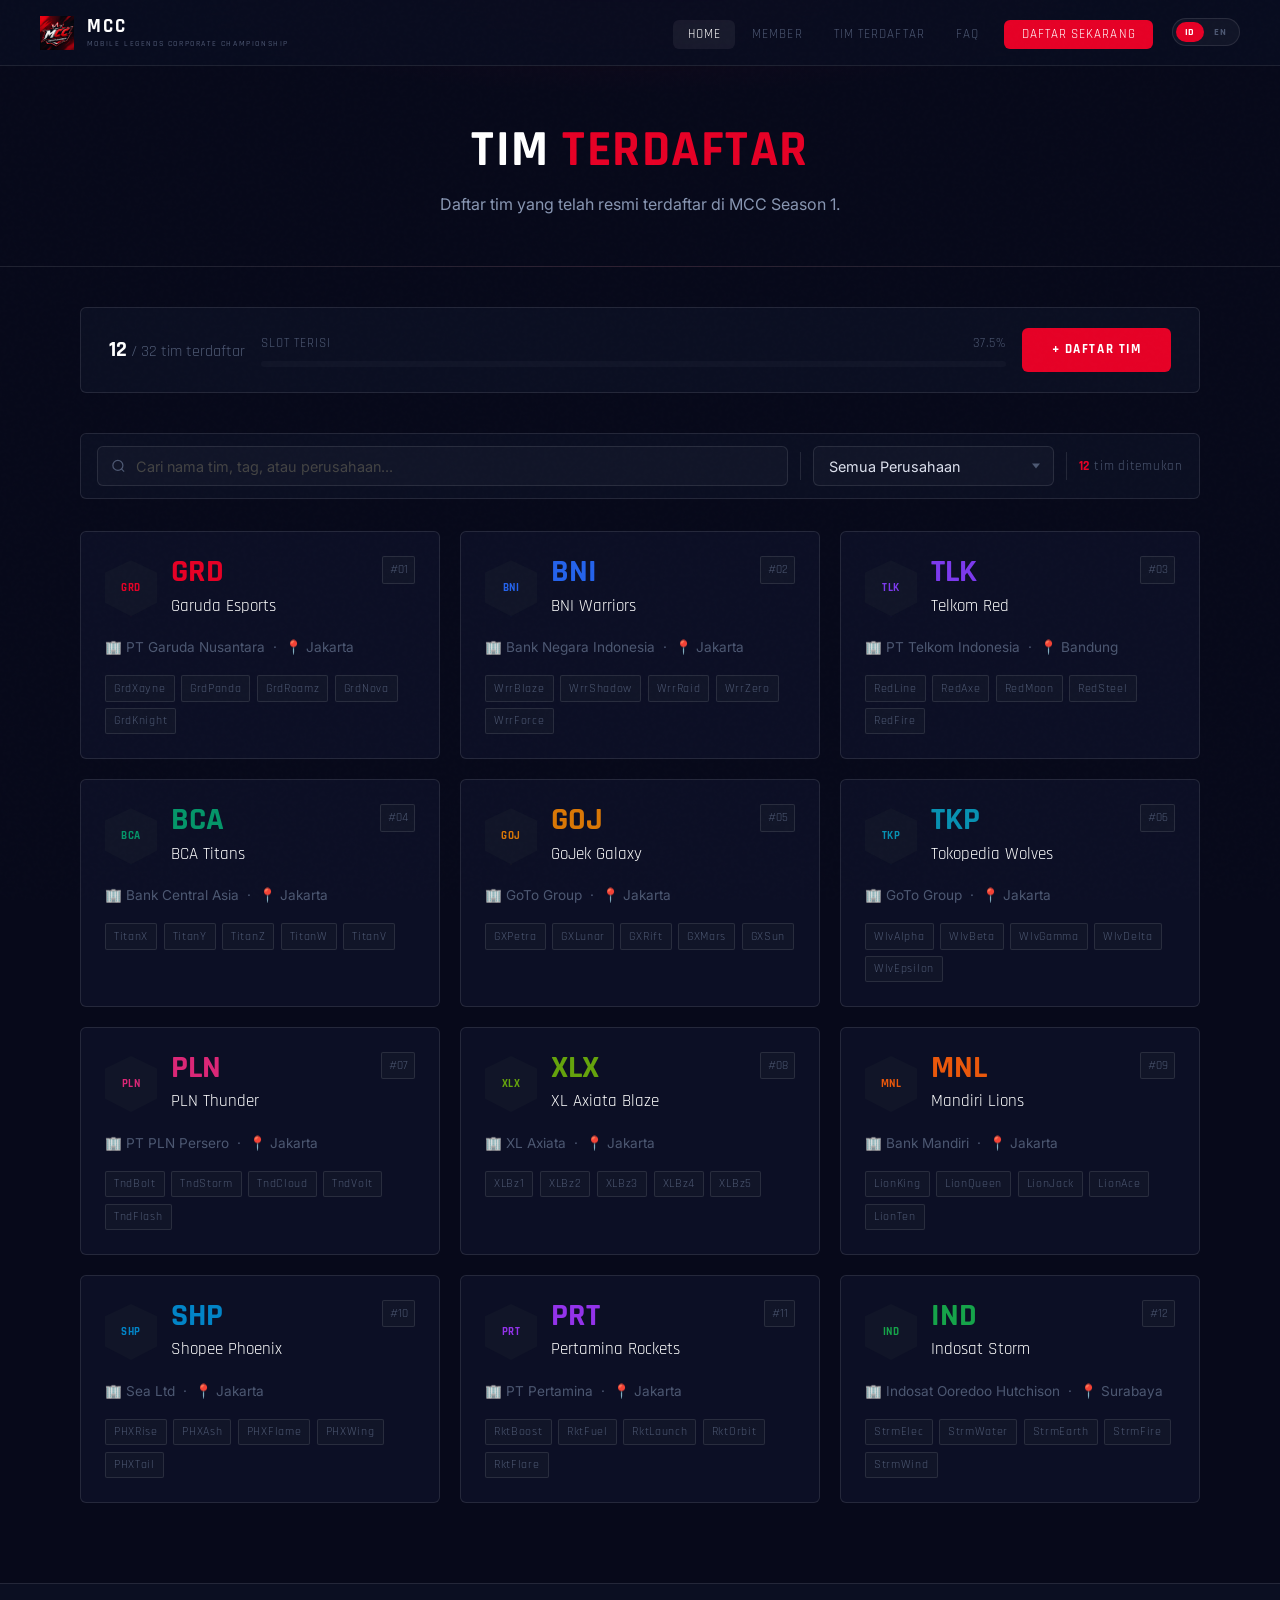
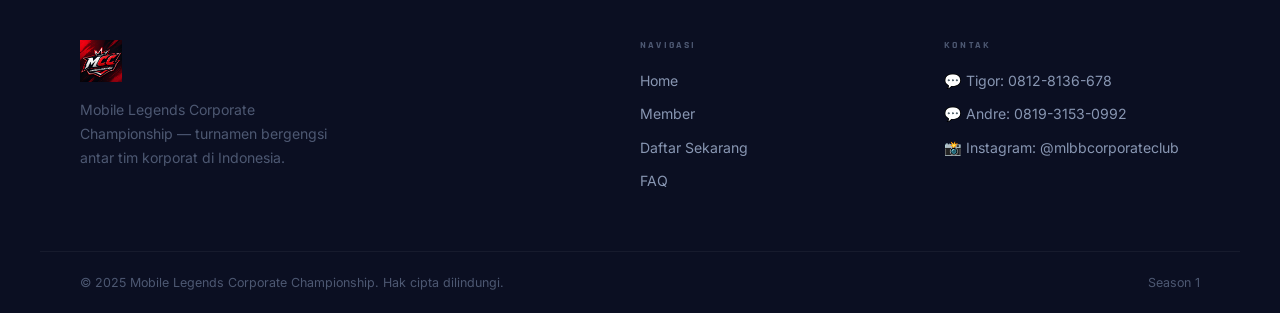
<file: teams.html>
<!DOCTYPE html>
<html lang="id">
<head>
  <meta charset="UTF-8" />
  <meta name="viewport" content="width=device-width, initial-scale=1.0" />
  <title>Tim Terdaftar — MCC</title>
  <link rel="icon" href="assets/images/mcc.png" />
  <script src="assets/js/head.js"></script>
  <script src="assets/js/i18n.js"></script>
  <style>
    .teams-wrap { padding: 0 2.5rem 5rem; max-width: 1200px; margin: 0 auto; }

    /* ===== STATS BAR ===== */
    .slot-bar {
      background: var(--bg-2);
      border: 1px solid var(--border);
      border-radius: var(--radius);
      padding: 1.25rem 1.75rem;
      display: flex;
      align-items: center;
      justify-content: space-between;
      margin-bottom: 2.5rem;
      flex-wrap: wrap;
      gap: 1rem;
    }

    .slot-info { font-family: var(--font-head); font-size: 1rem; color: var(--text-muted); }
    .slot-info strong { color: var(--white); font-size: 1.4rem; }

    .slot-progress { flex: 1; min-width: 200px; }
    .slot-progress-label { font-family: var(--font-head); font-size: 0.8rem; letter-spacing: 0.08em; text-transform: uppercase; color: var(--text-muted); margin-bottom: 0.4rem; display: flex; justify-content: space-between; }
    .progress-track { height: 6px; background: var(--bg-3); border-radius: 3px; overflow: hidden; }
    .progress-fill { height: 100%; background: linear-gradient(90deg, var(--red-dark), var(--red)); border-radius: 3px; transition: width 1s ease; }

    /* ===== SEARCH / FILTER ===== */
    .filter-bar {
      display: flex;
      gap: 0.75rem;
      margin-bottom: 2rem;
      flex-wrap: wrap;
      align-items: center;
      background: var(--bg-2);
      border: 1px solid var(--border);
      border-radius: var(--radius);
      padding: 0.75rem 1rem;
    }

    .search-wrap {
      position: relative;
      flex: 1;
      min-width: 200px;
    }

    .search-wrap svg {
      position: absolute;
      left: 0.85rem;
      top: 50%;
      transform: translateY(-50%);
      width: 15px;
      height: 15px;
      color: var(--text-muted);
      pointer-events: none;
      transition: color var(--transition);
    }

    .search-wrap:focus-within svg { color: var(--red); }

    .search-wrap input {
      width: 100%;
      height: 40px;
      padding: 0 0.9rem 0 2.4rem;
      background: var(--bg-3);
      border: 1px solid var(--border);
      border-radius: var(--radius);
      color: var(--text);
      font-family: var(--font-body);
      font-size: 0.9rem;
      outline: none;
      transition: border-color var(--transition), box-shadow var(--transition);
    }

    .search-wrap input::placeholder { color: #444; }

    .search-wrap input:focus {
      border-color: var(--red);
      box-shadow: 0 0 0 3px rgba(230, 0, 38, 0.1);
    }

    .filter-divider {
      width: 1px;
      height: 28px;
      background: var(--border);
      flex-shrink: 0;
    }

    .filter-select-wrap {
      position: relative;
      min-width: 200px;
      flex-shrink: 0;
    }

    .filter-select-wrap::after {
      content: '';
      position: absolute;
      right: 0.85rem;
      top: 50%;
      transform: translateY(-50%);
      width: 0;
      height: 0;
      border-left: 4px solid transparent;
      border-right: 4px solid transparent;
      border-top: 5px solid var(--text-muted);
      pointer-events: none;
      transition: border-top-color var(--transition);
    }

    .filter-select-wrap:focus-within::after { border-top-color: var(--red); }

    .filter-select {
      width: 100%;
      height: 40px;
      padding: 0 2.2rem 0 0.9rem;
      background: var(--bg-3);
      border: 1px solid var(--border);
      border-radius: var(--radius);
      color: var(--text);
      font-family: var(--font-body);
      font-size: 0.9rem;
      outline: none;
      cursor: pointer;
      -webkit-appearance: none;
      appearance: none;
      transition: border-color var(--transition), box-shadow var(--transition);
    }

    .filter-select option { background: var(--bg-3); color: var(--text); }

    .filter-select:focus {
      border-color: var(--red);
      box-shadow: 0 0 0 3px rgba(230, 0, 38, 0.1);
    }

    .filter-count {
      font-family: var(--font-head);
      font-size: 0.8rem;
      letter-spacing: 0.06em;
      color: var(--text-muted);
      white-space: nowrap;
      flex-shrink: 0;
    }

    .filter-count strong { color: var(--red); }

    @media (max-width: 600px) {
      .filter-bar { flex-direction: column; align-items: stretch; }
      .filter-divider { display: none; }
      .filter-select-wrap { min-width: unset; }
      .filter-count { text-align: center; }
    }

    /* ===== TEAMS GRID ===== */
    .teams-grid {
      display: grid;
      grid-template-columns: repeat(auto-fill, minmax(280px, 1fr));
      gap: 1.25rem;
    }

    .team-card {
      background: var(--bg-card);
      border: 1px solid var(--border);
      border-radius: var(--radius);
      padding: 1.5rem;
      transition: border-color var(--transition), box-shadow var(--transition), transform var(--transition);
      cursor: default;
    }

    .team-card:hover {
      border-color: var(--border-red);
      box-shadow: 0 0 20px rgba(230,0,38,0.12);
      transform: translateY(-2px);
    }

    .team-header {
      display: flex;
      align-items: flex-start;
      justify-content: space-between;
      margin-bottom: 1rem;
    }

    .team-tag-wrap {}

    .team-tag {
      font-family: var(--font-head);
      font-size: 2rem;
      font-weight: 700;
      color: var(--red);
      line-height: 1;
    }

    .team-name {
      font-family: var(--font-head);
      font-size: 1.05rem;
      color: var(--white);
      margin-top: 0.2rem;
    }

    .team-number {
      font-family: var(--font-head);
      font-size: 0.75rem;
      color: var(--text-muted);
      background: var(--bg-3);
      border: 1px solid var(--border);
      border-radius: 2px;
      padding: 0.15rem 0.4rem;
      align-self: flex-start;
    }

    .team-logo {
      width: 52px; height: 56px;
      clip-path: polygon(50% 0%, 100% 22%, 100% 76%, 50% 100%, 0% 76%, 0% 22%);
      background: var(--bg-3);
      display: flex;
      align-items: center;
      justify-content: center;
      font-family: var(--font-head);
      font-size: 0.7rem;
      font-weight: 700;
      color: var(--tc, var(--red));
      letter-spacing: 0.04em;
      filter: drop-shadow(0 0 7px var(--tc, var(--red)));
      flex-shrink: 0;
    }

    .team-company {
      font-size: 0.85rem;
      color: var(--text-muted);
      display: flex;
      align-items: center;
      gap: 0.4rem;
      margin-bottom: 1rem;
    }

    .team-roster-preview {
      display: flex;
      flex-wrap: wrap;
      gap: 0.4rem;
    }

    .ign-chip {
      font-size: 0.72rem;
      font-family: var(--font-head);
      letter-spacing: 0.06em;
      background: var(--bg-3);
      border: 1px solid var(--border);
      border-radius: 2px;
      padding: 0.15rem 0.5rem;
      color: var(--text-muted);
    }

    .no-result {
      grid-column: 1 / -1;
      text-align: center;
      padding: 4rem;
      color: var(--text-muted);
    }

    .no-result svg { width: 48px; margin: 0 auto 1rem; opacity: 0.3; }

    @media (max-width: 640px) {
      .teams-wrap { padding: 0 1.25rem 4rem; }
      .slot-bar { flex-direction: column; align-items: flex-start; }
    }
  </style>
</head>
<body>

<!-- NAVBAR -->
<div id="nav-root"></div>

<!-- PAGE HERO -->
<div class="page-hero">
  <h1 data-i18n-html="teams.hero.title">Tim <span>Terdaftar</span></h1>
  <p data-i18n="teams.hero.subtitle">Daftar tim yang telah resmi terdaftar di MCC Season 1.</p>
</div>

<div class="teams-wrap" style="padding-top: 2.5rem;">

  <!-- Slot Progress -->
  <div class="slot-bar" data-aos="fade-up">
    <div class="slot-info">
      <strong id="teamCount">12</strong> / 32 <span data-i18n="teams.slot.registered">tim terdaftar</span>
    </div>
    <div class="slot-progress">
      <div class="slot-progress-label">
        <span data-i18n="teams.slot.label">Slot Terisi</span>
        <span id="slotPct">37.5%</span>
      </div>
      <div class="progress-track">
        <div class="progress-fill" id="progressBar" style="width: 0%"></div>
      </div>
    </div>
    <a href="register.html" class="btn btn-primary" style="white-space: nowrap;" data-i18n="teams.btn.register">+ Daftar Tim</a>
  </div>

  <!-- Filter & Search -->
  <div class="filter-bar" data-aos="fade-up">
    <div class="search-wrap">
      <svg viewBox="0 0 24 24" fill="none" stroke="currentColor" stroke-width="2">
        <circle cx="11" cy="11" r="8"/><line x1="21" y1="21" x2="16.65" y2="16.65"/>
      </svg>
      <input type="text" id="searchInput" data-i18n-placeholder="teams.filter.placeholder" placeholder="Cari nama tim, tag, atau perusahaan..." />
    </div>
    <div class="filter-divider"></div>
    <div class="filter-select-wrap">
      <select class="filter-select" id="filterCompany">
        <option value="" data-i18n="teams.filter.all_companies">Semua Perusahaan</option>
      </select>
    </div>
    <div class="filter-divider"></div>
    <div class="filter-count"><strong id="resultCount">12</strong> <span data-i18n="teams.filter.results">tim ditemukan</span></div>
  </div>

  <!-- Teams Grid -->
  <div class="teams-grid" id="teamsGrid"></div>

</div>

<!-- FOOTER -->
<div id="footer-root"></div>
<script src="assets/js/init.js"></script>
<script>
const TEAM_PALETTE = ['#e60026','#2563eb','#7c3aed','#059669','#d97706','#0891b2','#db2777','#65a30d','#ea580c','#0284c7','#9333ea','#16a34a'];

// Dummy team data
const TEAMS = [
  { id: 1,  tag: 'GRD', name: 'Garuda Esports',     company: 'PT Garuda Nusantara',       city: 'Jakarta',   roster: ['GrdXayne', 'GrdPanda', 'GrdRoamz', 'GrdNova', 'GrdKnight'] },
  { id: 2,  tag: 'BNI', name: 'BNI Warriors',        company: 'Bank Negara Indonesia',     city: 'Jakarta',   roster: ['WrrBlaze', 'WrrShadow', 'WrrRaid', 'WrrZero', 'WrrForce'] },
  { id: 3,  tag: 'TLK', name: 'Telkom Red',          company: 'PT Telkom Indonesia',       city: 'Bandung',   roster: ['RedLine', 'RedAxe', 'RedMoon', 'RedSteel', 'RedFire'] },
  { id: 4,  tag: 'BCA', name: 'BCA Titans',          company: 'Bank Central Asia',         city: 'Jakarta',   roster: ['TitanX', 'TitanY', 'TitanZ', 'TitanW', 'TitanV'] },
  { id: 5,  tag: 'GOJ', name: 'GoJek Galaxy',        company: 'GoTo Group',                city: 'Jakarta',   roster: ['GXPetra', 'GXLunar', 'GXRift', 'GXMars', 'GXSun'] },
  { id: 6,  tag: 'TKP', name: 'Tokopedia Wolves',    company: 'GoTo Group',                city: 'Jakarta',   roster: ['WlvAlpha', 'WlvBeta', 'WlvGamma', 'WlvDelta', 'WlvEpsilon'] },
  { id: 7,  tag: 'PLN', name: 'PLN Thunder',         company: 'PT PLN Persero',            city: 'Jakarta',   roster: ['TndBolt', 'TndStorm', 'TndCloud', 'TndVolt', 'TndFlash'] },
  { id: 8,  tag: 'XLX', name: 'XL Axiata Blaze',    company: 'XL Axiata',                 city: 'Jakarta',   roster: ['XLBz1', 'XLBz2', 'XLBz3', 'XLBz4', 'XLBz5'] },
  { id: 9,  tag: 'MNL', name: 'Mandiri Lions',       company: 'Bank Mandiri',              city: 'Jakarta',   roster: ['LionKing', 'LionQueen', 'LionJack', 'LionAce', 'LionTen'] },
  { id: 10, tag: 'SHP', name: 'Shopee Phoenix',      company: 'Sea Ltd',                   city: 'Jakarta',   roster: ['PHXRise', 'PHXAsh', 'PHXFlame', 'PHXWing', 'PHXTail'] },
  { id: 11, tag: 'PRT', name: 'Pertamina Rockets',   company: 'PT Pertamina',              city: 'Jakarta',   roster: ['RktBoost', 'RktFuel', 'RktLaunch', 'RktOrbit', 'RktFlare'] },
  { id: 12, tag: 'IND', name: 'Indosat Storm',       company: 'Indosat Ooredoo Hutchison', city: 'Surabaya',  roster: ['StrmElec', 'StrmWater', 'StrmEarth', 'StrmFire', 'StrmWind'] },
];

let filtered = [...TEAMS];

function renderTeams(data) {
  const grid = document.getElementById('teamsGrid');
  const t = window.MCC?.i18n?.t ?? (k => k);
  if (!data.length) {
    grid.innerHTML = `<div class="no-result">
      <svg viewBox="0 0 24 24" fill="none" stroke="currentColor" stroke-width="1.5"><circle cx="11" cy="11" r="8"/><line x1="21" y1="21" x2="16.65" y2="16.65"/></svg>
      <p>${t('teams.no_result')}</p>
    </div>`;
    return;
  }

  grid.innerHTML = data.map((tm, i) => {
    const color = TEAM_PALETTE[(tm.id - 1) % TEAM_PALETTE.length];
    return `
    <div class="team-card" data-aos="fade-up" data-aos-delay="${(i % 4) * 60}">
      <div class="team-header">
        <div style="display:flex;align-items:center;gap:0.85rem;">
          <div class="team-logo" style="--tc:${color}">${tm.tag}</div>
          <div class="team-tag-wrap">
            <div class="team-tag" style="color:${color}">${tm.tag}</div>
            <div class="team-name">${tm.name}</div>
          </div>
        </div>
        <div class="team-number">#${String(tm.id).padStart(2, '0')}</div>
      </div>
      <div class="team-company">🏢 ${tm.company} &nbsp;·&nbsp; 📍 ${tm.city}</div>
      <div class="team-roster-preview">
        ${tm.roster.map(r => `<span class="ign-chip">${r}</span>`).join('')}
      </div>
    </div>`;
  }).join('');

  AOS.refresh();
}

function populateCompanyFilter() {
  const select = document.getElementById('filterCompany');
  const t = window.MCC?.i18n?.t ?? (k => k);
  // Update "All Companies" option text
  select.options[0].textContent = t('teams.filter.all_companies');
  // Clear previously added options
  while (select.options.length > 1) select.remove(1);
  const companies = [...new Set(TEAMS.map(t => t.company))].sort();
  companies.forEach(c => {
    const opt = document.createElement('option');
    opt.value = c; opt.textContent = c;
    select.appendChild(opt);
  });
}

function applyFilters() {
  const q = document.getElementById('searchInput').value.toLowerCase();
  const company = document.getElementById('filterCompany').value;
  filtered = TEAMS.filter(t => {
    const matchQ = !q || t.name.toLowerCase().includes(q) || t.company.toLowerCase().includes(q) || t.tag.toLowerCase().includes(q);
    const matchC = !company || t.company === company;
    return matchQ && matchC;
  });
  document.getElementById('resultCount').textContent = filtered.length;
  renderTeams(filtered);
}

document.getElementById('searchInput').addEventListener('input', applyFilters);
document.getElementById('filterCompany').addEventListener('change', applyFilters);

// Init
populateCompanyFilter();
renderTeams(TEAMS);

window.onLangChange = () => {
  populateCompanyFilter();
  applyFilters();
  window.MCC?.i18n?.apply();
};

// Animate progress bar
const total = 32, registered = TEAMS.length;
const pct = (registered / total * 100).toFixed(1);
document.getElementById('teamCount').textContent = registered;
document.getElementById('slotPct').textContent = pct + '%';
setTimeout(() => {
  document.getElementById('progressBar').style.width = pct + '%';
}, 300);
</script>
</body>
</html>
</file>
